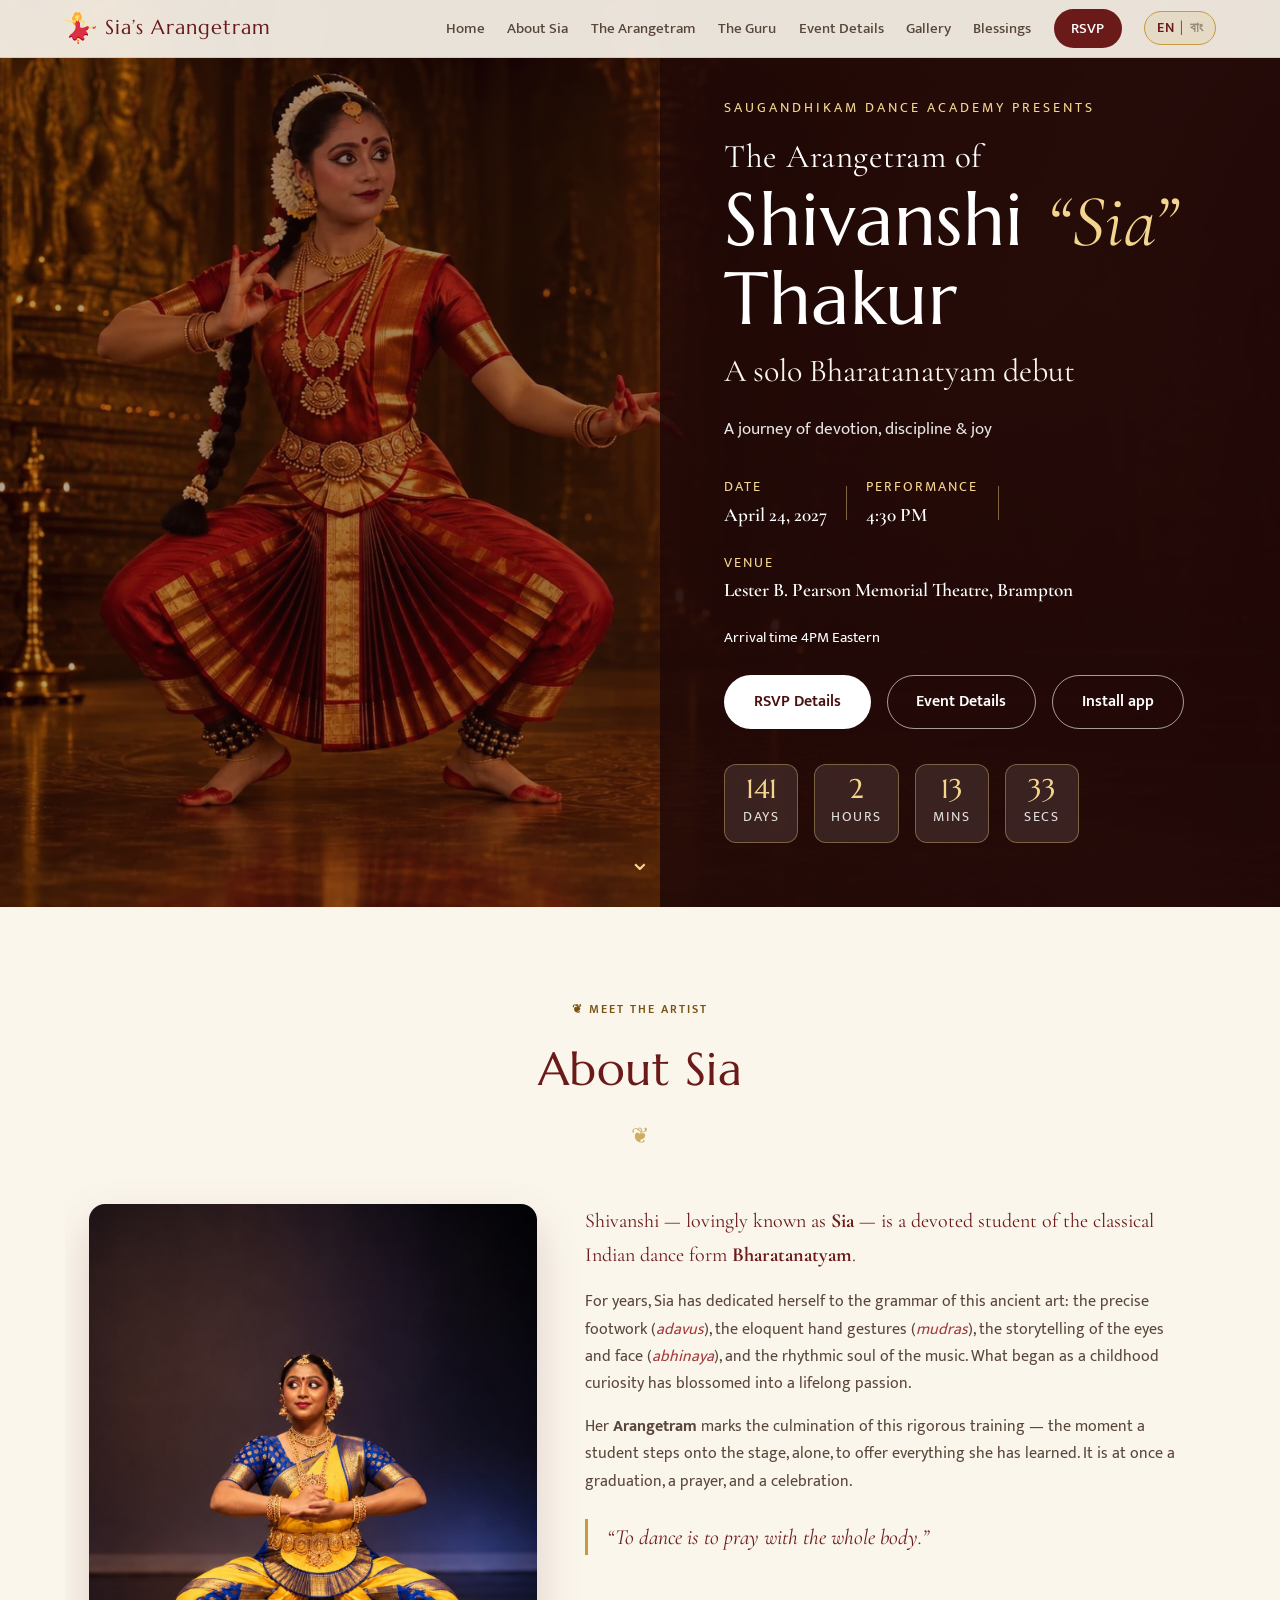
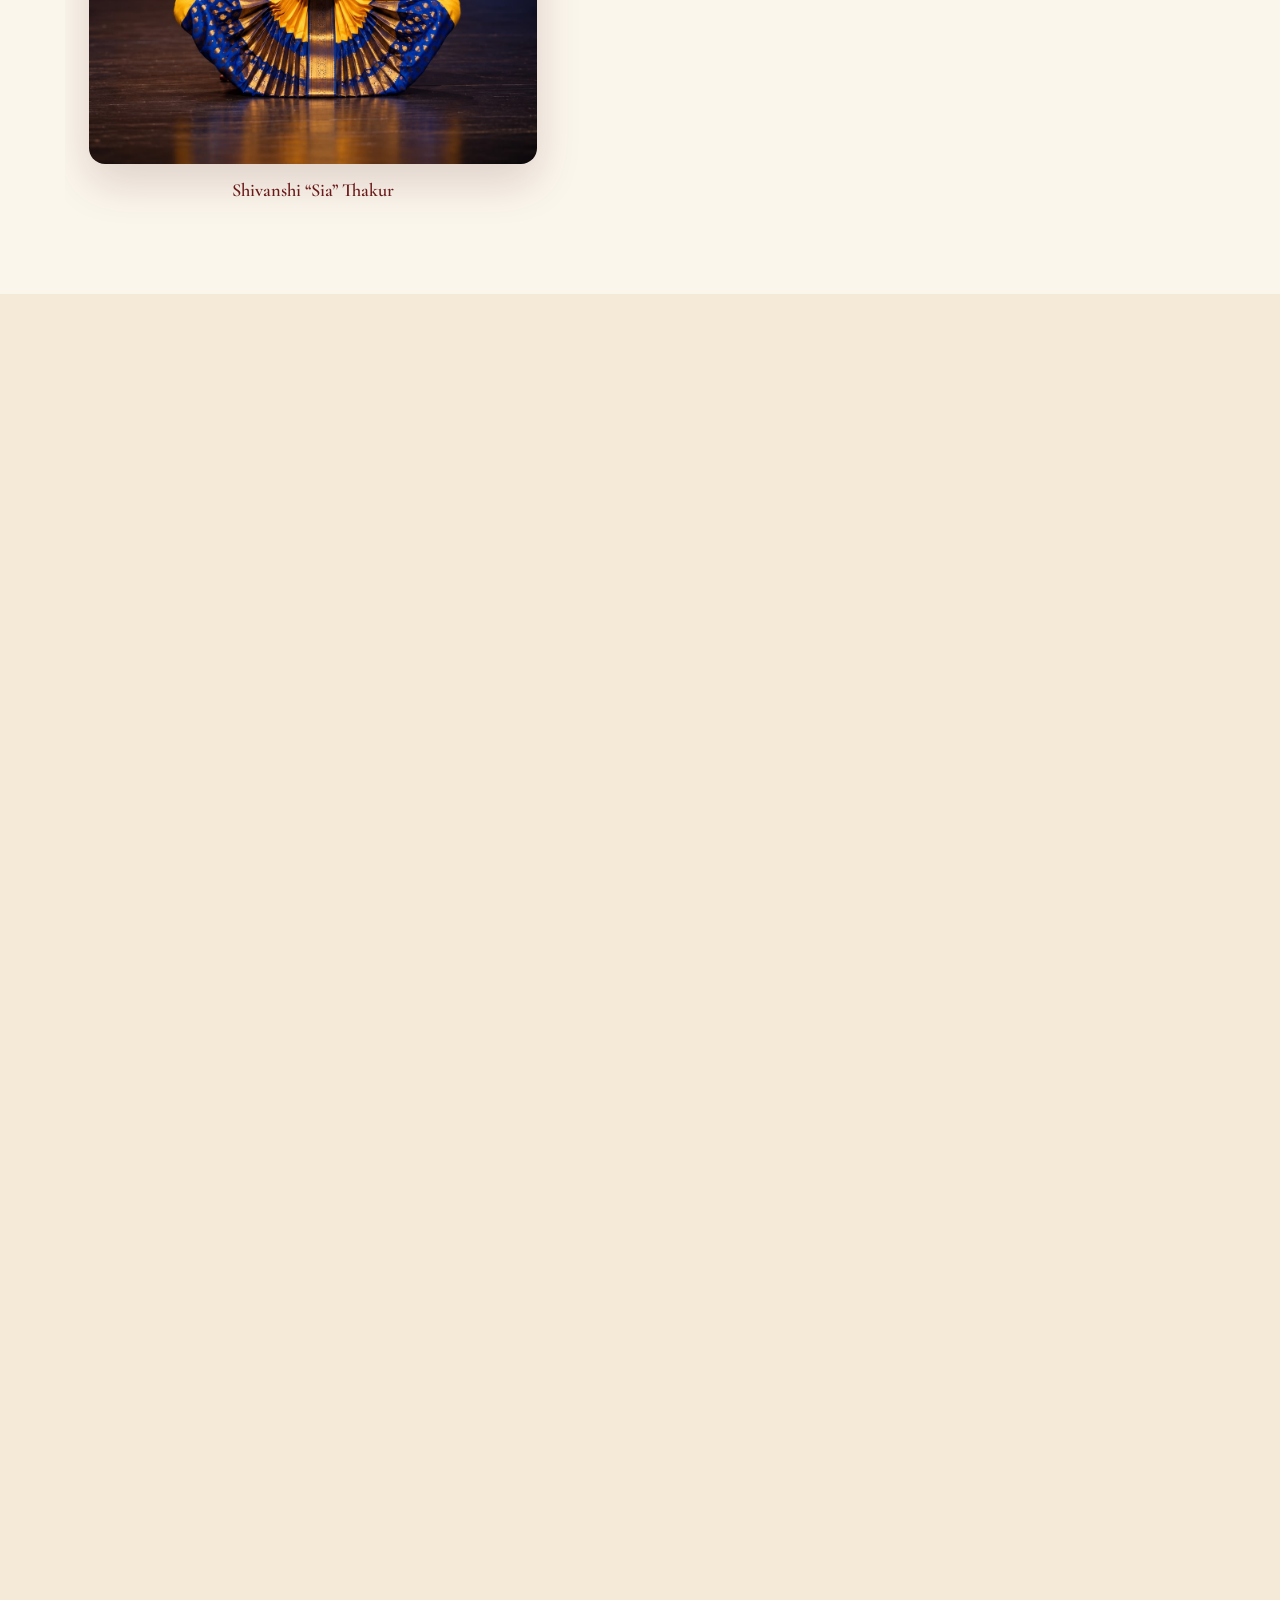
<file: index.html>
<!DOCTYPE html>
<html lang="en">
<head>
<meta charset="UTF-8" />
<meta name="viewport" content="width=device-width, initial-scale=1.0" />
<title>Sia's Arangetram · Shivanshi Thakur · Bharatanatyam</title>
<link rel="canonical" href="https://shivanshi.ca/" />
<meta name="description" content="Celebrate Shivanshi Sia Thakur’s Arangetram on Saturday, April 24, 2027 at Lester B. Pearson Memorial Theatre, Brampton. Welcome at 4:00 PM; performance at 4:30 PM." />

<link rel="preconnect" href="https://fonts.googleapis.com" />
<link rel="preconnect" href="https://fonts.gstatic.com" crossorigin />
<link href="https://fonts.googleapis.com/css2?family=Cormorant+Garamond:ital,wght@0,400;0,500;0,600;0,700;1,400;1,500&family=Marcellus&family=Mukta:wght@300;400;500;600&display=swap" rel="stylesheet" />
<link rel="stylesheet" href="styles.css?v=blessings-20261111b" />
<link rel="manifest" href="manifest.webmanifest" />
<meta name="theme-color" content="#6b1a1a" />
<meta name="apple-mobile-web-app-capable" content="yes" />
<meta name="apple-mobile-web-app-title" content="Sia" />
<link rel="apple-touch-icon" href="icons/apple-touch-icon.png" />
<script src="pwa.js?v=pwa-20260908" defer></script>
<link rel="icon" href="icons/dance.svg?v=20260908" type="image/svg+xml" />
<link rel="icon" href="icons/favicon-32.png?v=20260908" type="image/png" sizes="32x32" />
<link rel="shortcut icon" href="favicon.ico?v=20260908" />
<meta property="og:type" content="website" />
<meta property="og:url" content="https://shivanshi.ca/" />
<meta property="og:site_name" content="Sia’s Arangetram" />
<meta property="og:title" content="Sia’s Arangetram · April 24, 2027" />
<meta property="og:description" content="Celebrate Shivanshi Thakur’s Bharatanatyam debut at Lester B. Pearson Memorial Theatre, Brampton. Arrival 4PM Eastern." />
<meta property="og:image" content="https://shivanshi.ca/images/hero-sia.png" />
<meta property="og:image:type" content="image/png" />
<meta property="og:image:width" content="1536" />
<meta property="og:image:height" content="1024" />
<meta property="og:image:alt" content="Shivanshi Sia Thakur in Bharatanatyam costume" />
<meta property="og:locale" content="en_CA" />
<meta property="og:locale:alternate" content="bn_BD" />
<meta name="twitter:card" content="summary_large_image" />
<meta name="twitter:title" content="Sia’s Arangetram · April 24, 2027" />
<meta name="twitter:description" content="Lester B. Pearson Memorial Theatre, Brampton · Arrival 4PM Eastern." />
<meta name="twitter:image" content="https://shivanshi.ca/images/hero-sia.png" />
<meta name="twitter:image:alt" content="Shivanshi Sia Thakur in Bharatanatyam costume" />
<script type="application/ld+json">
{
  "@context": "https://schema.org",
  "@type": "Event",
  "@id": "https://shivanshi.ca/#arangetram-event",
  "name": "Shivanshi Sia Thakur’s Arangetram",
  "description": "Bharatanatyam debut recital. Arrival at 4PM Eastern; performance 4:30–7:30 PM, including an intermission. Meet and greet 7:30–8PM. Dinner from 8PM.",
  "url": "https://shivanshi.ca/",
  "image": [
    "https://shivanshi.ca/images/hero-sia.png"
  ],
  "startDate": "2027-04-24T16:30:00-04:00",
  "endDate": "2027-04-24T19:30:00-04:00",
  "doorTime": "2027-04-24T16:00:00-04:00",
  "eventStatus": "https://schema.org/EventScheduled",
  "eventAttendanceMode": "https://schema.org/OfflineEventAttendanceMode",
  "performer": {
    "@type": "Person",
    "name": "Shivanshi Thakur",
    "alternateName": "Sia"
  },
  "location": {
    "@type": "Place",
    "name": "Lester B. Pearson Memorial Theatre",
    "address": {
      "@type": "PostalAddress",
      "streetAddress": "150 Central Park Drive",
      "addressLocality": "Brampton",
      "addressRegion": "ON",
      "postalCode": "L6T 1B4",
      "addressCountry": "CA"
    }
  }
}
</script>
</head>
<body>
<a class="skip-link" href="#mainContent" data-i18n="skip_content">Skip to content</a>

<!-- ================= NAVBAR ================= -->
<header id="navbar">
  <div class="nav-inner">
    <a href="#home" class="brand">
      <img class="brand-dance-icon" src="icons/dance.svg" alt="" width="32" height="32" />
      <span class="brand-text" data-i18n="brand">Sia&rsquo;s Arangetram</span>
    </a>
    <nav>
      <button class="nav-toggle" aria-controls="mobileNavigation" aria-label="Toggle menu" aria-expanded="false">&#9776;</button>
      <ul class="nav-links" id="mobileNavigation">
        <li><a href="#home" data-i18n="nav_home">Home</a></li>
        <li><a href="#about" data-i18n="nav_about">About Sia</a></li>
        <li><a href="#arangetram" data-i18n="nav_arangetram">The Arangetram</a></li>
        <li><a href="#guru" data-i18n="nav_guru">The Guru</a></li>
        <li><a href="#event" data-i18n="nav_event">Event Details</a></li>
        <li><a href="#gallery" data-i18n="nav_gallery">Gallery</a></li>
        <li><a href="#blessings" data-i18n="nav_blessings">Blessings</a></li>
        <li><a href="#rsvp" class="nav-cta" data-i18n="nav_rsvp">RSVP</a></li>
        <li>
          <button id="langToggle" class="lang-toggle" aria-label="Switch language">
            <span class="lang-opt" data-lang="en">EN</span>
            <span class="lang-sep">|</span>
            <span class="lang-opt" data-lang="bn">&#2476;&#2494;&#2434;</span>
          </button>
        </li>
      </ul>
    </nav>
  </div>
<p id="languageStatus" class="sr-only" role="status"></p>
</header>

<main id="mainContent" tabindex="-1">
<!-- ================= HERO ================= -->
<section id="home" class="hero">
  <div class="hero-bg" style="background-image:url('images/hero-sia.webp')"></div>
  <div class="hero-overlay"></div>
  <div class="hero-content">
    <p class="hero-kicker" data-i18n="hero_kicker">Saugandhikam Dance Academy presents</p>
    <h1 class="hero-title" data-i18n="hero_title"><span class="hero-intro">The Arangetram of</span>Shivanshi <span>&ldquo;Sia&rdquo;</span> Thakur</h1>
    <p class="hero-sub" data-i18n="hero_sub">A solo Bharatanatyam debut</p>
    <p class="hero-tag" data-i18n="hero_tag">A journey of devotion, discipline &amp; joy</p>
    <div class="hero-meta">
      <div class="hero-meta-item">
        <span class="hm-label" data-i18n="label_date">Date</span>
        <span class="hm-value" data-i18n="val_date">April 24, 2027</span>
      </div>
      <div class="hero-divider"></div>
      <div class="hero-meta-item">
        <span class="hm-label" data-i18n="label_time">Performance</span>
        <span class="hm-value" data-i18n="val_time">4:30 PM</span>
      </div>
      <div class="hero-divider"></div>
      <div class="hero-meta-item">
        <span class="hm-label" data-i18n="label_venue">Venue</span>
        <span class="hm-value" data-i18n="val_venue">Lester B. Pearson Memorial Theatre, Brampton</span>
      </div>
    </div>
    <p class="hero-arrival" data-i18n="hero_arrival">Arrival time 4PM Eastern</p>
    <div class="hero-actions">
      <a href="#rsvp" class="btn btn-primary" data-i18n="btn_rsvp_now">RSVP Details</a>
      <a href="#event" class="btn btn-ghost" data-i18n="btn_event_details">Event Details</a>
      <a href="#install" class="btn btn-ghost" data-i18n="install_link">Install app</a>
    </div>
    <div id="countdown" class="countdown" aria-label="Countdown to the event"></div>
  </div>
  <a href="#about" class="scroll-cue" aria-label="Scroll down">&#8964;</a>
</section>

<!-- ================= ABOUT SIA ================= -->
<section id="about" class="section">
  <div class="section-head">
    <span class="eyebrow" data-i18n="about_eyebrow">&#10086; Meet the Artist</span>
    <h2 data-i18n="about_h2">About Sia</h2>
    <div class="ornament">&#10086;</div>
  </div>
  <div class="about-grid">
    <div class="about-photo">
      <img class="sia-portrait" src="images/sia-portrait.jpeg" alt="Shivanshi Sia Thakur in a blue and yellow Bharatanatyam costume" width="1122" height="1402" loading="lazy" decoding="async" />
      <div class="photo-caption" data-i18n="about_caption">Shivanshi &ldquo;Sia&rdquo; Thakur</div>
    </div>
    <div class="about-text">
      <p class="lead" data-i18n="about_p1">Shivanshi &mdash; lovingly known as <strong>Sia</strong> &mdash; is a devoted student of the classical Indian dance form <strong>Bharatanatyam</strong>.</p>
      <p data-i18n="about_p2">For years, Sia has dedicated herself to the grammar of this ancient art: the precise footwork (<em>adavus</em>), the eloquent hand gestures (<em>mudras</em>), the storytelling of the eyes and face (<em>abhinaya</em>), and the rhythmic soul of the music. What began as a childhood curiosity has blossomed into a lifelong passion.</p>
      <p data-i18n="about_p3">Her <strong>Arangetram</strong> marks the culmination of this rigorous training &mdash; the moment a student steps onto the stage, alone, to offer everything she has learned. It is at once a graduation, a prayer, and a celebration.</p>
      <blockquote data-i18n="about_quote">&ldquo;To dance is to pray with the whole body.&rdquo;</blockquote>
    </div>
  </div>
</section>

<!-- ================= THE ARANGETRAM ================= -->
<section id="arangetram" class="section section-alt">
  <div class="section-head">
    <span class="eyebrow" data-i18n="ar_eyebrow">&#10022; The Meaning</span>
    <h2 data-i18n="ar_h2">What is an Arangetram?</h2>
    <div class="ornament">&#10086;</div>
  </div>
  <div class="info-cards">
    <div class="info-card">
      <div class="info-icon"><svg class="line-icon" viewBox="0 0 24 24" fill="none" stroke="currentColor" stroke-width="1.5" stroke-linecap="round" stroke-linejoin="round" aria-hidden="true" focusable="false"><path d="M3 4h18v16H3zM8 4v9l-5 3m13-12v9l5 3M3 17h18M9 20v-3m6 3v-3"/></svg></div>
      <h3 data-i18n="ar_c1_h">Ascending the Stage</h3>
      <p data-i18n="ar_c1_p">The word <em>Arangetram</em> comes from Tamil &mdash; <em>arangu</em> (stage) and <em>etram</em> (ascending). It is a dancer&rsquo;s first full solo performance before an audience.</p>
    </div>
    <div class="info-card">
      <div class="info-icon"><svg class="line-icon" viewBox="0 0 24 24" fill="none" stroke="currentColor" stroke-width="1.5" stroke-linecap="round" stroke-linejoin="round" aria-hidden="true" focusable="false"><path d="M12 5v15M3 4c4-1 6 0 9 2 3-2 5-3 9-2v14c-4-1-6 0-9 2-3-2-5-3-9-2z"/></svg></div>
      <h3 data-i18n="ar_c2_h">Years of Devotion</h3>
      <p data-i18n="ar_c2_p">It represents many years of disciplined training under a Guru &mdash; a rite of passage where the student demonstrates mastery of technique, rhythm and expression.</p>
    </div>
    <div class="info-card">
      <div class="info-icon"><svg class="line-icon" viewBox="0 0 24 24" fill="none" stroke="currentColor" stroke-width="1.5" stroke-linecap="round" stroke-linejoin="round" aria-hidden="true" focusable="false"><circle cx="12" cy="4" r="2"/><path d="m4 8 5 2 3-3 3 3 5-4M12 7v8m0 0-5 5m5-5 6 5"/></svg></div>
      <h3 data-i18n="ar_c3_h">A Solo Journey</h3>
      <p data-i18n="ar_c3_p">Across a full-length recital, the dancer performs alone, moving through a traditional repertoire that builds from pure rhythm to deep emotional storytelling.</p>
    </div>
  </div>
  <div class="margam">
    <h3 class="margam-title" data-i18n="margam_title">Programme &amp; Repertoire</h3>
    <p class="margam-intro" data-i18n="margam_intro">Sia’s Arangetram unfolds through the following pieces, from the opening offering to the rhythmic finale.</p>
    <ol class="margam-list">
      <li data-i18n="margam_1"><strong>Natyamanjari (Pushpanjali)</strong> — An opening flower offering of reverence, invoking blessings and setting the stage for the recital.</li>
      <li data-i18n="margam_2"><strong>Jatiswaram</strong> — Pure dance set to musical notes, weaving precise footwork and graceful movement into intricate rhythmic patterns.</li>
      <li data-i18n="margam_3"><strong>Shabdam</strong> — A lyrical piece that introduces storytelling through expressive gestures, facial expression and movement.</li>
      <li data-i18n="margam_4"><strong>Varnam</strong> — The centrepiece of the recital, combining demanding rhythmic sequences with expressive storytelling and emotion.</li>
      <li data-i18n="margam_nagendra"><strong>Nagendra Haraya</strong> — A devotional offering to Lord Shiva, inspired by the Shiva Panchakshara Stotram and its praise of his divine form.</li>
      <li data-i18n="margam_5"><strong>Mahishasura Mardini</strong> — A tribute to Goddess Durga and her triumph over Mahishasura, celebrating courage, divine strength and the victory of good over evil.</li>
      <li data-i18n="margam_6"><strong>Kurathi</strong> — A lively folk dance bringing playful storytelling, spirited gestures and rhythmic movement to the stage.</li>
      <li data-i18n="margam_7"><strong>Own composition: surprise</strong> — An original creation by Sia, kept as a surprise to be revealed on stage.</li>
      <li data-i18n="margam_8"><strong>Thillana</strong> — A vibrant finale of brisk footwork, sculptural poses and joyful rhythm.</li>
    </ol>
  </div>
</section>

<!-- ================= THE GURU ================= -->
<section id="guru" class="section">
  <div class="section-head">
    <span class="eyebrow" data-i18n="guru_eyebrow">&#10086; Guru Vandana</span>
    <h2 data-i18n="guru_h2">The Guru</h2>
    <div class="ornament">&#10086;</div>
  </div>
  <div class="guru-grid">
    <div class="guru-text">
      <h3 data-i18n="guru_name">Dr. Sanjukta Banerjee</h3>
      <p class="guru-role" data-i18n="guru_role">Guru · Founder &amp; Artistic Director, Saugandhikam Dance Academy</p>
      <p data-i18n="guru_p1"><strong>Dr. Sanjukta Banerjee</strong> is an Indo-Canadian classical dancer, choreographer and educator whose practice spans <strong>Bharatanatyam, Mohiniyattam and Kathakali</strong>. She holds a PhD in Dance from York University and trained at Kolkata Kalamandalam under Kalamandalam P. Govindan Kutty and Dr. Thankamani Kutty.</p>
      <p data-i18n="guru_p2">Many know her as <strong>Goddess Durga in Doordarshan&rsquo;s Mahalaya presentation of Mahishasura Mardini</strong>. Alongside her television work, she has brought Indian classical dance to international audiences through performances, workshops and lecture-demonstrations.</p>
      <p data-i18n="guru_p3">As founder and artistic director of <strong>Saugandhikam Dance Academy</strong>, she nurtures dancers across the Greater Toronto Area. Sia&rsquo;s Arangetram is a celebration of this guru–shishya bond, with heartfelt gratitude for her Guru&rsquo;s guidance, care and dedication.</p>
      <p class="guru-sources" data-i18n="guru_sources"><a href="https://www.sanjuktabanerjee.org/" target="_blank" rel="noopener noreferrer">Official artist profile</a></p>
    </div>
    <div class="guru-photo">
      <img class="guru-portrait" src="images/guru-sanjukta-20260908.webp" alt="Dr. Sanjukta Banerjee in a classical dance pose" width="1024" height="1536" loading="lazy" decoding="async" />
      <div class="photo-caption" data-i18n="guru_caption">Dr. Sanjukta Banerjee</div>
    </div>
  </div>
</section>


<!-- ================= EVENT DETAILS ================= -->
<section id="event" class="section section-alt">
  <div class="section-head">
    <span class="eyebrow" data-i18n="event_eyebrow">&#10022; You&rsquo;re Invited</span>
    <h2 data-i18n="event_h2">Event Details</h2>
    <div class="ornament">&#10086;</div>
  </div>
  <div class="event-grid">
    <div class="event-card">
      <div class="event-icon"><svg class="line-icon" viewBox="0 0 24 24" fill="none" stroke="currentColor" stroke-width="1.5" stroke-linecap="round" stroke-linejoin="round" aria-hidden="true" focusable="false"><rect x="3" y="5" width="18" height="16" rx="2"/><path d="M7 3v4m10-4v4M3 11h18m-13 4h2m4 0h2"/></svg></div>
      <h3 data-i18n="event_date_h">Date</h3>
      <p data-i18n="event_date_p">Saturday<br /><strong>April 24, 2027</strong></p>
    </div>
    <div class="event-card">
      <div class="event-icon"><svg class="line-icon" viewBox="0 0 24 24" fill="none" stroke="currentColor" stroke-width="1.5" stroke-linecap="round" stroke-linejoin="round" aria-hidden="true" focusable="false"><circle cx="12" cy="12" r="9"/><path d="M12 7v5l4 2"/></svg></div>
      <h3 data-i18n="event_time_h">Performance</h3>
      <p data-i18n="event_time_p"><strong>4:30–7:30 PM</strong><br />Includes a 30-minute intermission</p>
    </div>
    <div class="event-card">
      <div class="event-icon"><svg class="line-icon" viewBox="0 0 24 24" fill="none" stroke="currentColor" stroke-width="1.5" stroke-linecap="round" stroke-linejoin="round" aria-hidden="true" focusable="false"><path d="M19 10c0 5-7 11-7 11S5 15 5 10a7 7 0 0 1 14 0Z"/><circle cx="12" cy="10" r="2"/></svg></div>
      <h3 data-i18n="event_venue_h">Venue</h3>
      <p data-i18n="event_venue_p"><strong>Lester B. Pearson Memorial Theatre</strong><br />150 Central Park Drive<br />Brampton, ON L6T 1B4</p>
    </div>
    <div class="event-card" id="musicians">
      <div class="event-icon"><svg class="line-icon" viewBox="0 0 24 24" fill="none" stroke="currentColor" stroke-width="1.5" stroke-linecap="round" stroke-linejoin="round" aria-hidden="true" focusable="false"><path d="M9 18V5l11-2v13M9 9l11-2"/><ellipse cx="6" cy="18" rx="3" ry="2"/><ellipse cx="17" cy="16" rx="3" ry="2"/></svg></div>
      <h3 data-i18n="event_music_h">Musicians</h3>
      <p data-i18n="event_music_p"><a href="musicians.html">Meet the musicians</a><br />Vocal · Mridangam · Flute</p>
    </div>
    <div class="event-card" id="emcee">
      <div class="event-icon"><svg class="line-icon" viewBox="0 0 24 24" fill="none" stroke="currentColor" stroke-width="1.5" stroke-linecap="round" stroke-linejoin="round" aria-hidden="true" focusable="false"><rect x="9" y="2" width="6" height="12" rx="3"/><path d="M5 10v2a7 7 0 0 0 14 0v-2M12 19v3M8 22h8"/></svg></div>
      <h3 data-i18n="event_emcee_h">Emcee</h3>
      <p data-i18n="event_emcee_p"><a href="emcee.html">Meet the emcee</a><br />Indrani Ghosh</p>
    </div>
    <div class="event-card">
      <div class="event-icon"><svg class="line-icon" viewBox="0 0 24 24" fill="none" stroke="currentColor" stroke-width="1.5" stroke-linecap="round" stroke-linejoin="round" aria-hidden="true" focusable="false"><path d="M4 3v7m4-7v7M4 7h4m-2 3v11M19 3c-5 4-5 9 0 9V3Zm0 9v9"/><circle cx="12" cy="13" r="3"/></svg></div>
      <h3 data-i18n="event_food_h">Dinner</h3>
      <p data-i18n="event_food_p"><strong>8:00 PM onwards</strong><br />Please join us after the recital<br /><small>Vegetarian</small></p>
    </div>
    <div class="event-card">
      <div class="event-icon"><svg class="line-icon" viewBox="0 0 24 24" fill="none" stroke="currentColor" stroke-width="1.5" stroke-linecap="round" stroke-linejoin="round" aria-hidden="true" focusable="false"><circle cx="12" cy="7" r="4"/><path d="M4 21v-2a8 8 0 0 1 16 0v2"/></svg></div>
      <h3 data-i18n="event_guest_h">Special Guest</h3>
      <p data-i18n="event_guest_p"><strong>To Be Announced</strong></p>
    </div>
  </div>

  <div class="calendar-links">
    <h3 data-i18n="calendar_title">Add to your calendar</h3>
    <p data-i18n="calendar_note">Saves arrival at 4PM through the recital’s end at 7:30PM Eastern. Meet &amp; greet 7:30–8PM; dinner from 8PM.</p>
    <a class="btn btn-primary" href="https://calendar.google.com/calendar/render?action=TEMPLATE&amp;text=Sia%E2%80%99s%20Arangetram%20%E2%80%94%20arrival%20%26%20recital&amp;dates=20270424T200000Z%2F20270424T233000Z&amp;ctz=America%2FToronto&amp;details=Arrival%204PM%20Eastern.%20Performance%204%3A30%E2%80%937%3A30%20PM%2C%20including%20intermission.%20Meet%20%26%20greet%207%3A30%E2%80%938PM.%20Dinner%20from%208PM%20(outside%20this%20calendar%20block).%20https%3A%2F%2Fshivanshi.ca%2F&amp;location=Lester%20B.%20Pearson%20Memorial%20Theatre%2C%20150%20Central%20Park%20Drive%2C%20Brampton%2C%20ON%20L6T%201B4" target="_blank" rel="noopener noreferrer" data-i18n="calendar_google">Google Calendar</a>
    <a class="btn calendar-download" href="sia-arangetram.ics" download="sia-arangetram.ics" data-i18n="calendar_download">Apple / Outlook / Download .ics</a>
  </div>
  <div class="event-extra">
    <div class="map-wrap">
      <h3 data-i18n="map_h">Getting There</h3>
      <p data-i18n="val_venue">Lester B. Pearson Memorial Theatre, Brampton</p>
      <p class="map-note" data-i18n="map_note">Located in the Brampton Civic Centre. Please arrive at 4:00 PM Eastern; the performance begins at 4:30 PM.</p>
      <p class="venue-link"><a href="https://www.google.com/maps/dir/?api=1&amp;destination=Lester%20B.%20Pearson%20Memorial%20Theatre%2C%20150%20Central%20Park%20Drive%2C%20Brampton%2C%20ON%20L6T%201B4" target="_blank" rel="noopener noreferrer" data-i18n="venue_directions">Get directions</a> · <a href="https://experiencebrampton.com/venue/lbp-theatre/" target="_blank" rel="noopener noreferrer" data-i18n="venue_link">Venue information</a></p>
    </div>
    <div class="schedule-wrap">
      <h3 data-i18n="sched_h">The Evening</h3>
      <ul class="timeline">
<li><span class="t-time" data-i18n="sched_time_1">4:00–4:30 PM</span><span class="t-desc" data-i18n="sched_1">Guest arrival, welcome &amp; refreshments</span></li>
<li><span class="t-time" data-i18n="sched_time_2">4:30–7:30 PM</span><span class="t-desc" data-i18n="sched_2">Arangetram performance, including the intermission</span></li>
<li><span class="t-time" data-i18n="sched_time_3">During the recital</span><span class="t-desc" data-i18n="sched_3">30-minute intermission · Exact time to be announced</span></li>
<li><span class="t-time" data-i18n="sched_meet_time">7:30–8:00 PM</span><span class="t-desc" data-i18n="sched_meet">Meet &amp; greet</span></li>
<li><span class="t-time" data-i18n="sched_time_4">8:00 PM onwards</span><span class="t-desc" data-i18n="sched_4">Dinner</span></li>
</ul>
<p class="schedule-note" data-i18n="schedule_timezone">All times are local to Toronto.</p>
    </div>
  </div>
</section>

<!-- ================= GALLERY / RECORDINGS ================= -->
<section id="gallery" class="section">
  <div class="section-head"><span class="eyebrow" data-i18n="gallery_eyebrow">A Journey in Dance</span><h2 data-i18n="gallery_h2">Gallery &amp; Recordings</h2><div class="ornament" aria-hidden="true">&#10086;</div></div>
  <div class="gallery-tabs" role="tablist" aria-label="Gallery period" hidden>
    <button type="button" id="tabBefore" role="tab" aria-controls="galleryBefore" aria-selected="true" tabindex="0" data-i18n="gallery_before">Before the event</button>
    <button type="button" id="tabAfter" role="tab" aria-controls="galleryAfter" aria-selected="false" tabindex="-1" data-i18n="gallery_after">After the event</button>
  </div>
  <div id="galleryBefore" role="tabpanel" aria-labelledby="tabBefore" tabindex="0">
  <h3 class="sub-head" data-i18n="gallery_photo_h">Sia in Dance</h3>
  <p class="gallery-sub-note" data-i18n="gallery_portrait_note">A few moments from Sia&rsquo;s dance journey.</p>
  <div class="dance-portraits">
<a class="gallery-photo" id="siaCulturalPortrait" href="images/sia-cultural-portrait.webp" aria-haspopup="dialog"><img src="images/sia-cultural-portrait.webp" alt="Sia in a traditional yellow sari holding a decorated ceremonial pot" width="650" height="1084" loading="lazy" decoding="async" /></a>
<a class="gallery-photo" href="images/sia-dance-3.jpeg" aria-haspopup="dialog"><img src="images/sia-dance-3.jpeg" alt="Sia standing in a blue and yellow Bharatanatyam costume" width="1015" height="1550" loading="lazy" decoding="async" /></a>
<a class="gallery-photo" href="images/sia-dance-2.jpeg" aria-haspopup="dialog"><img src="images/sia-dance-2.jpeg" alt="Sia in a white and gold dance costume" width="1024" height="1536" loading="lazy" decoding="async" /></a>
<a class="gallery-photo" href="images/sia-dance-pose-1.webp" aria-haspopup="dialog"><img src="images/sia-dance-pose-1.webp" alt="Sia in blue and yellow, holding a Bharatanatyam pose" width="1024" height="1536" loading="lazy" decoding="async" /></a>
<a class="gallery-photo" href="images/sia-dance-pose-2.webp" aria-haspopup="dialog"><img src="images/sia-dance-pose-2.webp" alt="Sia in blue and yellow with an outstretched arm" width="1086" height="1448" loading="lazy" decoding="async" /></a>
<a class="gallery-photo" href="images/sia-dance-autumn-20260921.jpeg" aria-haspopup="dialog"><img src="images/sia-dance-autumn-20260921.jpeg" alt="Sia in a yellow and blue Bharatanatyam costume, balancing in a dance pose in an autumn garden" width="1122" height="1402" loading="lazy" decoding="async" /></a>
<a class="gallery-photo" href="images/sia-pujo-1-20261027.jpeg" aria-haspopup="dialog"><img src="images/sia-pujo-1-20261027.jpeg" alt="Sia performing an expressive Bharatanatyam pose at Durga Puja" width="1086" height="1448" loading="lazy" decoding="async" /></a>
<a class="gallery-photo" href="images/sia-pujo-2-20261027.jpeg" aria-haspopup="dialog"><img src="images/sia-pujo-2-20261027.jpeg" alt="Sia greeting with joined palms in Bharatanatyam costume at Durga Puja" width="1086" height="1448" loading="lazy" decoding="async" /></a>
<a class="gallery-photo gallery-photo--full" href="images/sia-courtyard-restored-20261028.jpeg" aria-haspopup="dialog"><img src="images/sia-courtyard-restored-20261028.jpeg" alt="Sia in a blue and orange Bharatanatyam costume, holding an aramandi pose" width="991" height="1356" loading="lazy" decoding="async" /></a>
<a class="gallery-photo gallery-photo--full" href="images/sia-mudras-restored-20261028.jpeg" aria-haspopup="dialog"><img src="images/sia-mudras-restored-20261028.jpeg" alt="Sia in a blue and orange Bharatanatyam costume, showing expressive hand gestures" width="1064" height="1578" loading="lazy" decoding="async" /></a>
</div>
<h3 class="sub-head" data-i18n="gallery_guru_h">With her Guru</h3>
<p class="gallery-sub-note" data-i18n="gallery_guru_note">Moments of recognition with Dr. Sanjukta Banerjee.</p>
<div class="dance-portraits guru-gallery">
<a class="gallery-photo" href="images/sia-guru-award-stage.webp" aria-haspopup="dialog"><img src="images/sia-guru-award-stage.webp" alt="Sia with Dr. Sanjukta Banerjee, holding an award in dance costume" width="1268" height="1240" loading="lazy" decoding="async" /></a>
<a class="gallery-photo" href="images/sia-guru-award-certificate.webp" aria-haspopup="dialog"><img src="images/sia-guru-award-certificate.webp" alt="Sia with her Guru, Dr. Sanjukta Banerjee, holding a trophy and certificate" width="1086" height="1448" loading="lazy" decoding="async" /></a>
<a class="gallery-photo" href="images/sia-guru-achievement.webp" aria-haspopup="dialog"><img src="images/sia-guru-achievement.webp" alt="Sia in yellow with Dr. Sanjukta Banerjee, holding an achievement certificate and trophy" width="1087" height="1447" loading="lazy" decoding="async" /></a>
<a class="gallery-photo" href="images/sia-with-guru.webp" aria-haspopup="dialog"><img src="images/sia-with-guru.webp" alt="Sia standing beside her Guru, Dr. Sanjukta Banerjee, in a green and gold sari" width="864" height="1536" loading="lazy" decoding="async" /></a>
</div>
<div class="media-updates"><div class="media-card"><svg class="line-icon" viewBox="0 0 24 24" fill="none" stroke="currentColor" stroke-width="1.5" stroke-linecap="round" stroke-linejoin="round" aria-hidden="true" focusable="false"><path d="M3 7h4l2-3h6l2 3h4v14H3z"/><circle cx="12" cy="14" r="4"/></svg><h3 data-i18n="gallery_rehearsal_h">Rehearsal Moments</h3><p data-i18n="gallery_rehearsal_p">Coming soon · Glimpses of the preparations will be shared here.</p></div></div>
  </div>
  <div id="galleryAfter" role="tabpanel" aria-labelledby="tabAfter" tabindex="0">
    <h3 class="sub-head" data-i18n="gallery_after">After the event</h3>
    <p class="gallery-sub-note" data-i18n="gallery_after_note">Event photos and recordings will be shared here after April 24, 2027.</p>
    <div class="media-updates"><div class="media-card"><svg class="line-icon" viewBox="0 0 24 24" fill="none" stroke="currentColor" stroke-width="1.5" stroke-linecap="round" stroke-linejoin="round" aria-hidden="true" focusable="false"><path d="M3 7h4l2-3h6l2 3h4v14H3z"/><circle cx="12" cy="14" r="4"/></svg><h3 data-i18n="gallery_event_h">Event Photographs</h3><p data-i18n="gallery_event_p">Coming after April 24, 2027 · Memories from the celebration.</p></div><div class="media-card"><svg class="line-icon" viewBox="0 0 24 24" fill="none" stroke="currentColor" stroke-width="1.5" stroke-linecap="round" stroke-linejoin="round" aria-hidden="true" focusable="false"><rect x="3" y="3" width="18" height="18" rx="2"/><path d="M7 3v18m10-18v18M3 8h4m-4 8h4m10-8h4m-4 8h4m-11-7 5 3-5 3z"/></svg><h3 data-i18n="gallery_video_h">Performance Recording</h3><p data-i18n="gallery_video_p">Coming after the event · Recording details will be announced here.</p></div></div>
  </div>
</section>


<!-- ================= RSVP ================= -->
<section id="rsvp" class="section section-alt">
  <div class="section-head"><span class="eyebrow" data-i18n="rsvp_eyebrow">Join the Celebration</span><h2 data-i18n="rsvp_h2">RSVP</h2><div class="ornament" aria-hidden="true">&#10086;</div></div>
  <p class="rsvp-intro" data-i18n="rsvp_intro">We look forward to celebrating with you and sharing dinner after the recital.</p>
  <div class="registration-card">
<svg class="line-icon" viewBox="0 0 24 24" fill="none" stroke="currentColor" stroke-width="1.5" stroke-linecap="round" stroke-linejoin="round" aria-hidden="true" focusable="false"><rect x="3" y="5" width="18" height="14" rx="2"/><path d="m3 6 9 7 9-7"/></svg>
    <div id="registrationPending"><h3 data-i18n="rsvp_pending_h">RSVP details coming soon</h3><p data-i18n="rsvp_pending_p">Registration is not open yet. Please check back here for the RSVP link.</p></div>
    <div id="registrationReady" hidden>
      <a id="rsvpLink" class="btn btn-primary" target="_blank" rel="noopener noreferrer" data-i18n="rsvp_evite">RSVP on Evite</a>
      <p data-i18n="rsvp_external_note">Choose Yes or No on Evite. If attending, please check your adult and child counts, including yourself. Your RSVP is saved only when Evite confirms it.</p>
    </div>
  </div>
</section>

<section id="blessings" class="section blessings-section" aria-labelledby="blessingsTitle">
  <div class="section-head"><span class="eyebrow" data-i18n="blessings_eyebrow">With love, from near &amp; far</span><h2 id="blessingsTitle" data-i18n="blessings_title">Blessings for Sia</h2><div class="ornament" aria-hidden="true">❦</div></div>
  <p class="blessings-intro" data-i18n="blessings_intro">A wish, a memory, a few words from the heart. Whether you can join us or are cheering from afar, your blessings are part of Sia’s journey.</p>
  <details id="blessingCompose" class="blessing-compose">
    <summary data-i18n="blessings_compose">I’m here with my blessings</summary>
    <form id="blessingForm">
      <p class="blessing-form-intro" data-i18n="blessings_form_intro">Leave a note of up to 200 characters. You can send a blessing whether your RSVP is Yes or No.</p>
      <fieldset>
        <label for="blessingName" data-i18n="blessings_name">Your first name or family name</label>
        <input id="blessingName" name="name" maxlength="60" autocomplete="given-name" required />
        <label for="blessingMessage" data-i18n="blessings_message">Your note or blessing</label>
        <textarea id="blessingMessage" name="message" rows="6" maxlength="400" aria-describedby="blessingWordHelp blessingCount" required></textarea>
        <div class="blessing-count"><span id="blessingWordHelp" data-i18n="blessings_word_help">Maximum 200 characters</span><output id="blessingCount" for="blessingMessage" aria-live="polite">0 / 200</output></div>
        <label class="blessing-consent" for="blessingConsent"><input id="blessingConsent" name="consent" type="checkbox" /><span data-i18n="blessings_consent">You may display my name and blessing on shivanshi.ca after family review. Leave unchecked to send a private note.</span></label>
        <div class="blessing-honeypot" aria-hidden="true"><label for="blessingWebsite">Website</label><input id="blessingWebsite" name="website" tabindex="-1" autocomplete="off" /></div>
        <button id="blessingSend" class="btn btn-primary" type="submit" disabled data-i18n="blessings_send">Send my blessing</button>
        <button id="blessingRetry" class="blessings-text-button" type="button" hidden data-i18n="blessings_retry">Reconnect without losing my note</button>
      </fieldset>
      <p id="blessingFormStatus" role="status" aria-live="polite"></p>
      <p class="blessing-form-note" data-i18n="blessings_form_note">Your note does not change your RSVP. Please confirm attendance and your total party size through <a href="#rsvp">the invitation</a>. Avoid private contact details in public messages.</p>
    </form>
    <noscript><p><a href="https://sia-blessings.nmims-monalisa.chatgpt.site/">Open the blessings form</a></p></noscript>
  </details>
  <div class="blessings-wall-heading"><h3 data-i18n="blessings_wall_title">A circle of love &amp; blessings</h3><p data-i18n="blessings_wall_note">Messages shared with permission and lovingly reviewed by the family.</p></div>
  <p id="blessingsStatus" role="status" data-i18n="blessings_empty">The first blessings will appear here after family review.</p>
  <div id="blessingsWall" class="blessings-wall"></div>
  <button id="blessingsRefresh" class="blessings-text-button" type="button" data-i18n="blessings_refresh">Refresh blessings</button>
</section>
<!-- ================= FOOTER ================= -->
<section id="install" class="install-section" aria-labelledby="installTitle">
  <div class="install-heading">
    <img src="icons/icon-192.png" alt="" width="64" height="64" loading="lazy" />
    <div><h2 id="installTitle" data-i18n="install_title">Keep Sia’s Arangetram on your phone</h2>
    <p data-i18n="install_intro">Add the website to your home screen for quick access to event details and photos.</p></div>
  </div>
  <button type="button" class="btn btn-primary" id="installApp" hidden data-i18n="install_link">Install app</button>
  <p id="installStatus" role="status" hidden></p>
  <div class="install-steps" id="installSteps">
    <details open><summary data-i18n="install_android">Android</summary><p data-i18n="install_android_steps">Open this website in Chrome. Tap the three-dot menu, then <strong>Add to Home screen</strong> or <strong>Install app</strong>, and confirm.</p></details>
    <details open><summary data-i18n="install_iphone">iPhone / iPad</summary><p data-i18n="install_iphone_steps">Open this website in Safari. Tap <strong>Share</strong> (or <strong>More → Share</strong>), then <strong>Add to Home Screen</strong>. Turn on <strong>Open as Web App</strong> if shown, then tap <strong>Add</strong>.</p></details>
  </div>
  <p class="install-note" id="installNote" data-i18n="install_note">Opened from Instagram, Facebook or another app? Open this link in Safari or Chrome first. On a computer, use your browser’s install option if available.</p>
</section>

<section id="social" class="section social-section" aria-labelledby="socialTitle">
  <h2 id="socialTitle" data-i18n="social_title">Follow Sia’s journey</h2>
  <p data-i18n="social_pending">Our social links will be shared here soon.</p>
  <div class="social-links">
    <a data-social="youtube" aria-disabled="true">YouTube <span data-i18n="social_soon">— Coming soon</span></a>
    <a data-social="facebook" aria-disabled="true">Facebook <span data-i18n="social_soon">— Coming soon</span></a>
    <a data-social="instagram" aria-disabled="true">Instagram <span data-i18n="social_soon">— Coming soon</span></a>
  </div>
</section>
</main>
<footer class="footer">
  <div class="footer-ornament">&#10086;</div>
  <p class="footer-title" data-i18n="footer_title">Shivanshi &ldquo;Sia&rdquo; Thakur &mdash; Arangetram</p>
  <p class="footer-sub" data-i18n="footer_sub">April 24, 2027 · Lester B. Pearson Memorial Theatre, Brampton<br />Arrival 4:00 PM · Performance 4:30 PM</p>
  <p class="footer-thanks" data-i18n="footer_thanks">With heartfelt gratitude to Guru Dr. Sanjukta Banerjee, our family &amp; friends.</p>
  <div class="footer-links">
    <a href="#home" data-i18n="nav_home">Home</a><a href="#event" data-i18n="nav_event">Event Details</a><a href="#rsvp" data-i18n="nav_rsvp">RSVP</a><a href="#gallery" data-i18n="nav_gallery">Gallery</a><a href="#blessings" data-i18n="nav_blessings">Blessings</a>
  </div>
  <p class="footer-fine" data-i18n="footer_fine">&#169; 2027 Sia&rsquo;s Arangetram · With love &amp; devotion to dance</p>
<details id="privacy" class="privacy-note">
    <summary data-i18n="privacy_title">Privacy &amp; analytics</summary>
    <p id="analyticsNotice" data-i18n="analytics_off">Optional visitor analytics are not enabled.</p>
    <p data-i18n="privacy_external">External links use their providers’ privacy policies. Language preference is saved only on your device.</p>
    <a href="https://www.cloudflare.com/web-analytics/" target="_blank" rel="noopener noreferrer" data-i18n="analytics_provider">About Cloudflare Web Analytics</a>
  </details>
</footer>

<dialog id="photoLightbox" class="photo-lightbox" aria-label="Expanded photograph">
  <button type="button" class="lightbox-close" aria-label="Close photograph">&times;</button>
  <img id="lightboxImage" alt="" />
  <div class="lightbox-controls">
    <button type="button" id="photoPrev" aria-label="Previous photograph">←</button>
    <p id="photoCount" aria-live="polite" aria-atomic="true"></p>
    <button type="button" id="photoNext" aria-label="Next photograph">→</button>
  </div>
</dialog>

<script src="i18n.js?v=blessings-20261111b"></script>
<script src="site-config.js?v=blessings-20261111b"></script>
<script src="script.js?v=blessings-20261111b"></script>
<script src="blessings.js?v=blessings-20261111b" defer></script>
<script src="analytics.js?v=site-refresh-20260908" defer></script>
</body>
</html>
</file>
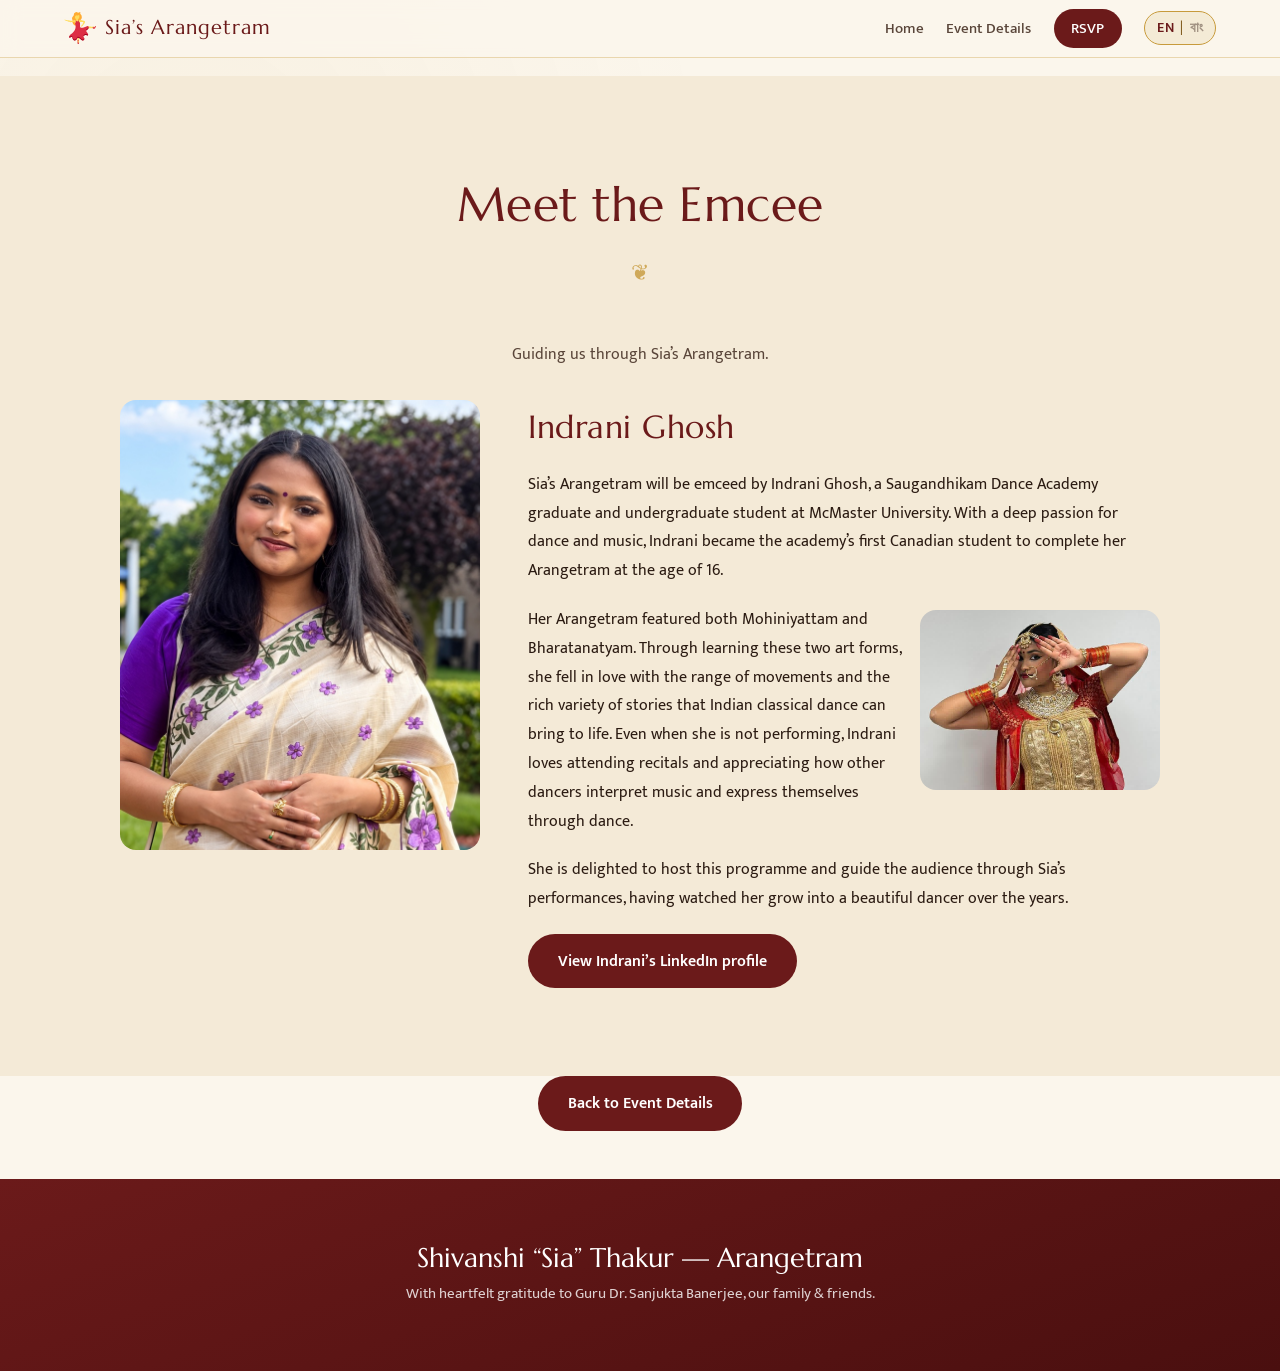
<file: emcee.html>
<!DOCTYPE html>
<html lang="en">
<head>
<meta charset="UTF-8" />
<meta name="viewport" content="width=device-width, initial-scale=1.0" />
<title>The Emcee · Sia’s Arangetram</title>
<link rel="canonical" href="https://shivanshi.ca/emcee.html" />
<meta name="description" content="Meet Indrani Ghosh, the emcee for Sia’s Arangetram." />

<link rel="preconnect" href="https://fonts.googleapis.com" />
<link rel="preconnect" href="https://fonts.gstatic.com" crossorigin />
<link href="https://fonts.googleapis.com/css2?family=Cormorant+Garamond:ital,wght@0,400;0,500;0,600;0,700;1,400;1,500&family=Marcellus&family=Mukta:wght@300;400;500;600&display=swap" rel="stylesheet" />
<link rel="stylesheet" href="styles.css?v=emcee-inset-20261029" />
<link rel="manifest" href="manifest.webmanifest" />
<meta name="theme-color" content="#6b1a1a" />
<meta name="apple-mobile-web-app-capable" content="yes" />
<meta name="apple-mobile-web-app-title" content="Sia" />
<link rel="apple-touch-icon" href="icons/apple-touch-icon.png" />
<link rel="icon" href="icons/dance.svg?v=20260908" type="image/svg+xml" />
<link rel="icon" href="icons/favicon-32.png?v=20260908" type="image/png" sizes="32x32" />
<link rel="shortcut icon" href="favicon.ico?v=20260908" />
<meta property="og:type" content="website" />
<meta property="og:url" content="https://shivanshi.ca/emcee.html" />
<meta property="og:site_name" content="Sia’s Arangetram" />
<meta property="og:title" content="The Emcee · Sia’s Arangetram" />
<meta property="og:description" content="Meet Indrani Ghosh, the emcee for Sia’s Arangetram." />
<meta property="og:image" content="https://shivanshi.ca/images/hero-sia.png" />
<meta property="og:image:type" content="image/png" />
<meta property="og:image:width" content="1536" />
<meta property="og:image:height" content="1024" />
<meta property="og:image:alt" content="Shivanshi Sia Thakur in Bharatanatyam costume" />
<meta property="og:locale" content="en_CA" />
<meta property="og:locale:alternate" content="bn_BD" />
<meta name="twitter:card" content="summary_large_image" />
<meta name="twitter:title" content="The Emcee · Sia’s Arangetram" />
<meta name="twitter:description" content="Meet Indrani Ghosh, the emcee for Sia’s Arangetram." />
<meta name="twitter:image" content="https://shivanshi.ca/images/hero-sia.png" />
<meta name="twitter:image:alt" content="Shivanshi Sia Thakur in Bharatanatyam costume" />
</head>
<body class="musicians-page">
<a class="skip-link" href="#mainContent" data-i18n="skip_content">Skip to content</a>
<header id="navbar">
  <div class="nav-inner">
    <a href="index.html#home" class="brand">
      <img class="brand-dance-icon" src="icons/dance.svg" alt="" width="32" height="32" />
      <span class="brand-text" data-i18n="brand">Sia&rsquo;s Arangetram</span>
    </a>
    <nav>
      <button class="nav-toggle" aria-controls="mobileNavigation" aria-label="Toggle menu" aria-expanded="false">&#9776;</button>
      <ul class="nav-links" id="mobileNavigation">
        <li><a href="index.html#home" data-i18n="nav_home">Home</a></li>
        <li><a href="index.html#event" data-i18n="nav_event">Event Details</a></li>
        <li><a href="index.html#rsvp" class="nav-cta" data-i18n="nav_rsvp">RSVP</a></li>
        <li>
          <button id="langToggle" class="lang-toggle" aria-label="Switch language">
            <span class="lang-opt" data-lang="en">EN</span>
            <span class="lang-sep">|</span>
            <span class="lang-opt" data-lang="bn">&#2476;&#2494;&#2434;</span>
          </button>
        </li>
      </ul>
    </nav>
  </div>
<p id="languageStatus" class="sr-only" role="status"></p>
</header>
<main id="mainContent" tabindex="-1">
<section id="emcee" class="section section-alt" aria-labelledby="emceeTitle">
  <div class="section-head">
    <h1 id="emceeTitle" data-i18n="emcee_title">Meet the Emcee</h1>
    <div class="ornament" aria-hidden="true">&#10086;</div>
  </div>
  <p class="musicians-intro" data-i18n="emcee_intro">Guiding us through Sia’s Arangetram.</p>
  <article class="emcee-profile">
    <div class="emcee-photos">
      <div class="emcee-photo"><img class="emcee-portrait" src="images/indrani-ghosh.jpeg" alt="Indrani Ghosh in a cream sari with purple flowers" width="1086" height="1448" decoding="async" /></div>
    </div>
    <div class="emcee-copy">
      <h2 data-i18n="emcee_name">Indrani Ghosh</h2>
      <p data-i18n="emcee_bio1">Sia’s Arangetram will be emceed by Indrani Ghosh, a Saugandhikam Dance Academy graduate and undergraduate student at McMaster University. With a deep passion for dance and music, Indrani became the academy’s first Canadian student to complete her Arangetram at the age of 16.</p>
      <div class="emcee-dance-photo"><img src="images/indrani-ghosh-dance.jpeg" alt="Indrani Ghosh in red and gold dance costume, framing her face with her hands" width="960" height="1280" loading="lazy" decoding="async" /></div>
      <p data-i18n="emcee_bio2">Her Arangetram featured both Mohiniyattam and Bharatanatyam. Through learning these two art forms, she fell in love with the range of movements and the rich variety of stories that Indian classical dance can bring to life. Even when she is not performing, Indrani loves attending recitals and appreciating how other dancers interpret music and express themselves through dance.</p>
      <p data-i18n="emcee_bio3">She is delighted to host this programme and guide the audience through Sia’s performances, having watched her grow into a beautiful dancer over the years.</p>
      <a class="btn btn-primary" href="https://www.linkedin.com/in/indrani-ghosh-480a90207/" target="_blank" rel="noopener noreferrer" data-i18n="emcee_linkedin">View Indrani’s LinkedIn profile</a>
    </div>
  </article>
</section>
<p class="musicians-back"><a class="btn btn-primary" href="index.html#event" data-i18n="musicians_back">Back to Event Details</a></p>
</main>
<footer class="footer">
<p class="footer-title" data-i18n="footer_title">Shivanshi &ldquo;Sia&rdquo; Thakur — Arangetram</p>
<p class="footer-thanks" data-i18n="footer_thanks">With heartfelt gratitude to Guru Dr. Sanjukta Banerjee, our family &amp; friends.</p>
</footer>
<script src="i18n.js?v=emcee-headshot-20261028"></script>
<script src="musicians-page.js?v=emcee-headshot-20261028"></script>
</body>
</html>
</file>
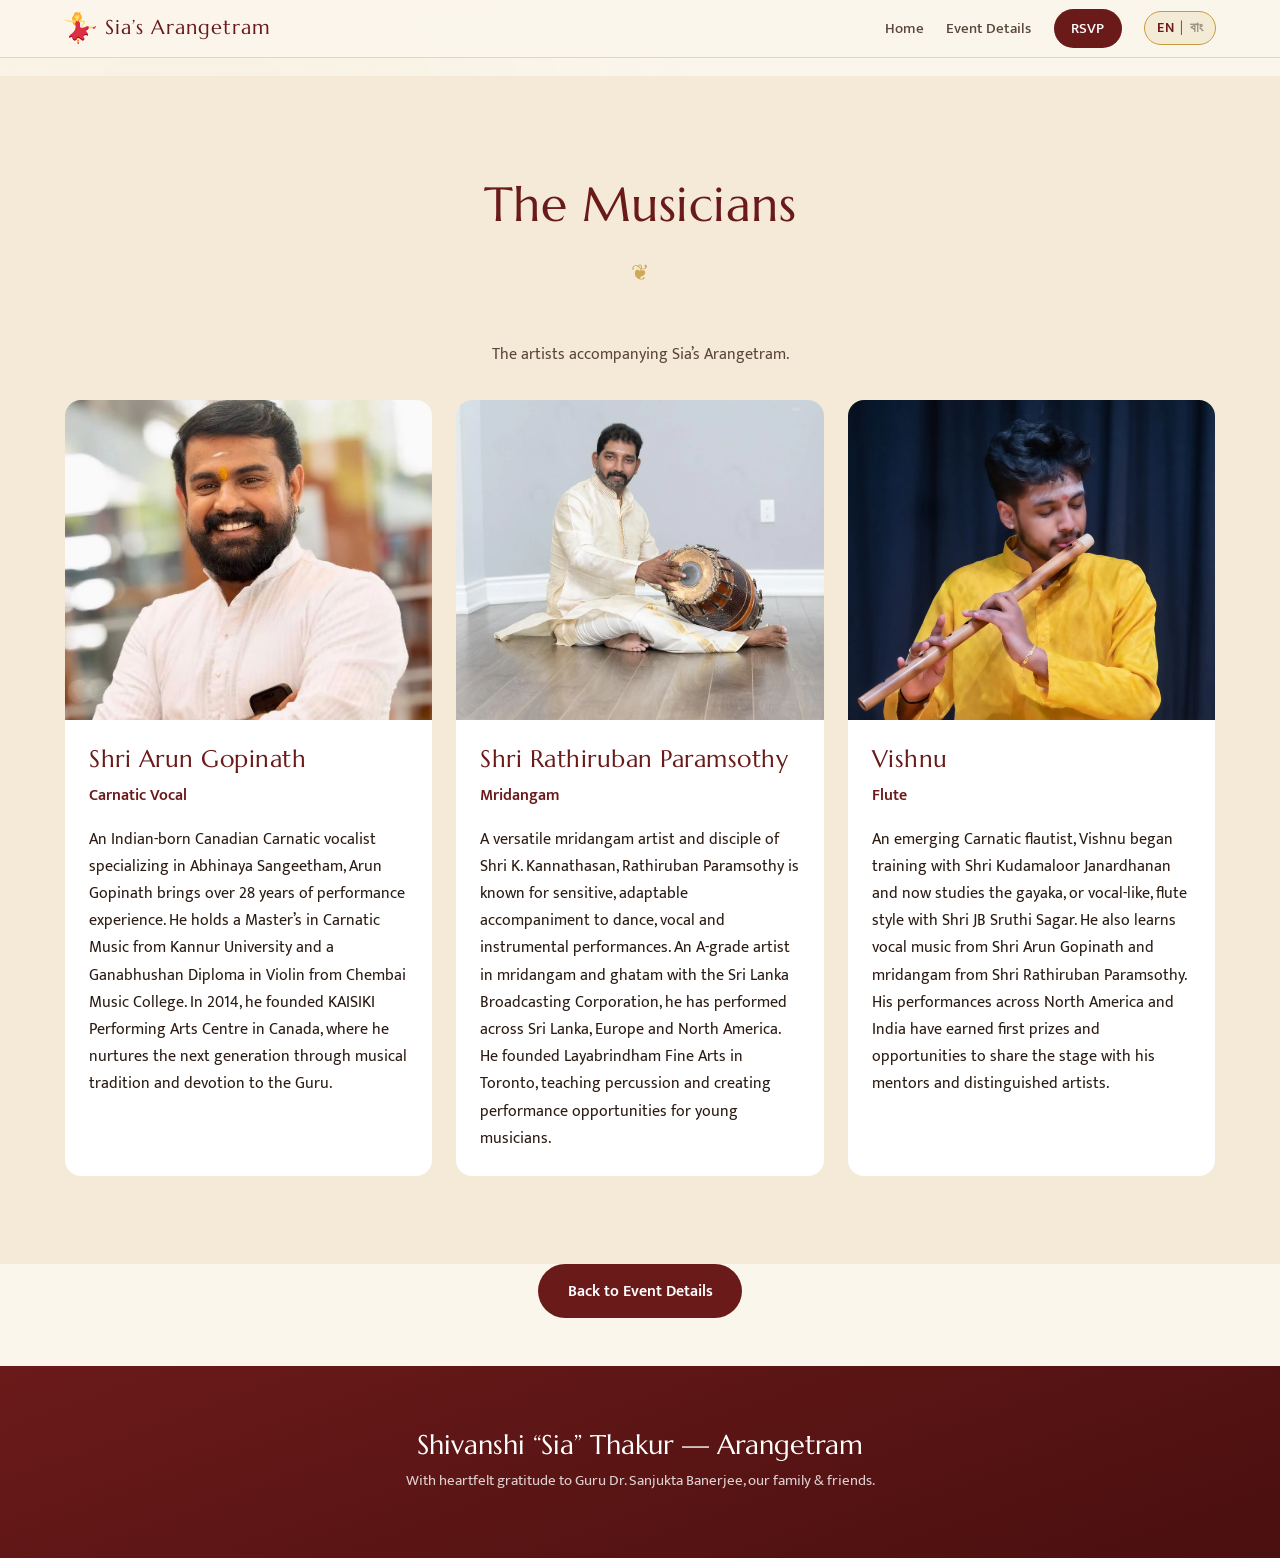
<file: musicians.html>
<!DOCTYPE html>
<html lang="en">
<head>
<meta charset="UTF-8" />
<meta name="viewport" content="width=device-width, initial-scale=1.0" />
<title>The Musicians · Sia’s Arangetram</title>
<link rel="canonical" href="https://shivanshi.ca/musicians.html" />
<meta name="description" content="Meet Arun Gopinath, Rathiruban Paramsothy and Vishnu, the musicians accompanying Sia’s Arangetram." />

<link rel="preconnect" href="https://fonts.googleapis.com" />
<link rel="preconnect" href="https://fonts.gstatic.com" crossorigin />
<link href="https://fonts.googleapis.com/css2?family=Cormorant+Garamond:ital,wght@0,400;0,500;0,600;0,700;1,400;1,500&family=Marcellus&family=Mukta:wght@300;400;500;600&display=swap" rel="stylesheet" />
<link rel="stylesheet" href="styles.css?v=musician-page-20260910" />
<link rel="manifest" href="manifest.webmanifest" />
<meta name="theme-color" content="#6b1a1a" />
<meta name="apple-mobile-web-app-capable" content="yes" />
<meta name="apple-mobile-web-app-title" content="Sia" />
<link rel="apple-touch-icon" href="icons/apple-touch-icon.png" />
<link rel="icon" href="icons/dance.svg?v=20260908" type="image/svg+xml" />
<link rel="icon" href="icons/favicon-32.png?v=20260908" type="image/png" sizes="32x32" />
<link rel="shortcut icon" href="favicon.ico?v=20260908" />
<meta property="og:type" content="website" />
<meta property="og:url" content="https://shivanshi.ca/musicians.html" />
<meta property="og:site_name" content="Sia’s Arangetram" />
<meta property="og:title" content="The Musicians · Sia’s Arangetram" />
<meta property="og:description" content="Meet Arun Gopinath, Rathiruban Paramsothy and Vishnu, the musicians accompanying Sia’s Arangetram." />
<meta property="og:image" content="https://shivanshi.ca/images/hero-sia.png" />
<meta property="og:image:type" content="image/png" />
<meta property="og:image:width" content="1536" />
<meta property="og:image:height" content="1024" />
<meta property="og:image:alt" content="Shivanshi Sia Thakur in Bharatanatyam costume" />
<meta property="og:locale" content="en_CA" />
<meta property="og:locale:alternate" content="bn_BD" />
<meta name="twitter:card" content="summary_large_image" />
<meta name="twitter:title" content="The Musicians · Sia’s Arangetram" />
<meta name="twitter:description" content="Meet Arun Gopinath, Rathiruban Paramsothy and Vishnu, the musicians accompanying Sia’s Arangetram." />
<meta name="twitter:image" content="https://shivanshi.ca/images/hero-sia.png" />
<meta name="twitter:image:alt" content="Shivanshi Sia Thakur in Bharatanatyam costume" />
</head>
<body class="musicians-page">
<a class="skip-link" href="#mainContent" data-i18n="skip_content">Skip to content</a>
<header id="navbar">
  <div class="nav-inner">
    <a href="index.html#home" class="brand">
      <img class="brand-dance-icon" src="icons/dance.svg" alt="" width="32" height="32" />
      <span class="brand-text" data-i18n="brand">Sia&rsquo;s Arangetram</span>
    </a>
    <nav>
      <button class="nav-toggle" aria-controls="mobileNavigation" aria-label="Toggle menu" aria-expanded="false">&#9776;</button>
      <ul class="nav-links" id="mobileNavigation">
        <li><a href="index.html#home" data-i18n="nav_home">Home</a></li>
        <li><a href="index.html#event" data-i18n="nav_event">Event Details</a></li>
        <li><a href="index.html#rsvp" class="nav-cta" data-i18n="nav_rsvp">RSVP</a></li>
        <li>
          <button id="langToggle" class="lang-toggle" aria-label="Switch language">
            <span class="lang-opt" data-lang="en">EN</span>
            <span class="lang-sep">|</span>
            <span class="lang-opt" data-lang="bn">&#2476;&#2494;&#2434;</span>
          </button>
        </li>
      </ul>
    </nav>
  </div>
<p id="languageStatus" class="sr-only" role="status"></p>
</header>
<main id="mainContent" tabindex="-1">
<section id="musicians" class="section section-alt" aria-labelledby="musiciansTitle">
  <div class="section-head">
    <h1 id="musiciansTitle" data-i18n="musicians_title">The Musicians</h1>
    <div class="ornament" aria-hidden="true">&#10086;</div>
  </div>
  <p class="musicians-intro" data-i18n="musicians_intro">The artists accompanying Sia’s Arangetram.</p>
  <div class="musicians-grid">
    <article class="musician-profile">
      <div class="musician-photo"><img src="images/arun-gopinath.webp" alt="Arun Gopinath" width="843" height="1060" loading="lazy" decoding="async" /></div>
      <div class="musician-copy">
        <h3 data-i18n="musician_arun_name">Shri Arun Gopinath</h3>
        <p class="musician-role" data-i18n="musician_arun_role">Carnatic Vocal</p>
        <p data-i18n="musician_arun_bio">An Indian-born Canadian Carnatic vocalist specializing in Abhinaya Sangeetham, Arun Gopinath brings over 28 years of performance experience. He holds a Master’s in Carnatic Music from Kannur University and a Ganabhushan Diploma in Violin from Chembai Music College. In 2014, he founded KAISIKI Performing Arts Centre in Canada, where he nurtures the next generation through musical tradition and devotion to the Guru.</p>
      </div>
    </article>
    <article class="musician-profile">
      <div class="musician-photo"><img src="images/rathiruban-paramsothy.webp" alt="Rathiruban Paramsothy seated with his mridangam" width="1280" height="853" loading="lazy" decoding="async" /></div>
      <div class="musician-copy">
        <h3 data-i18n="musician_rathiruban_name">Shri Rathiruban Paramsothy</h3>
        <p class="musician-role" data-i18n="musician_rathiruban_role">Mridangam</p>
        <p data-i18n="musician_rathiruban_bio">A versatile mridangam artist and disciple of Shri K. Kannathasan, Rathiruban Paramsothy is known for sensitive, adaptable accompaniment to dance, vocal and instrumental performances. An A-grade artist in mridangam and ghatam with the Sri Lanka Broadcasting Corporation, he has performed across Sri Lanka, Europe and North America. He founded Layabrindham Fine Arts in Toronto, teaching percussion and creating performance opportunities for young musicians.</p>
      </div>
    </article>
    <article class="musician-profile">
      <div class="musician-photo"><img src="images/vishnu-flute.webp" alt="Vishnu playing the flute" width="1366" height="2048" loading="lazy" decoding="async" /></div>
      <div class="musician-copy">
        <h3 data-i18n="musician_vishnu_name">Vishnu</h3>
        <p class="musician-role" data-i18n="musician_vishnu_role">Flute</p>
        <p data-i18n="musician_vishnu_bio">An emerging Carnatic flautist, Vishnu began training with Shri Kudamaloor Janardhanan and now studies the gayaka, or vocal-like, flute style with Shri JB Sruthi Sagar. He also learns vocal music from Shri Arun Gopinath and mridangam from Shri Rathiruban Paramsothy. His performances across North America and India have earned first prizes and opportunities to share the stage with his mentors and distinguished artists.</p>
      </div>
    </article>
  </div>
</section>
<p class="musicians-back"><a class="btn btn-primary" href="index.html#event" data-i18n="musicians_back">Back to Event Details</a></p>
</main>
<footer class="footer">
<p class="footer-title" data-i18n="footer_title">Shivanshi &ldquo;Sia&rdquo; Thakur — Arangetram</p>
<p class="footer-thanks" data-i18n="footer_thanks">With heartfelt gratitude to Guru Dr. Sanjukta Banerjee, our family &amp; friends.</p>
</footer>
<script src="i18n.js?v=musician-page-20260910"></script>
<script src="musicians-page.js?v=musician-page-20260910"></script>
</body>
</html>
</file>
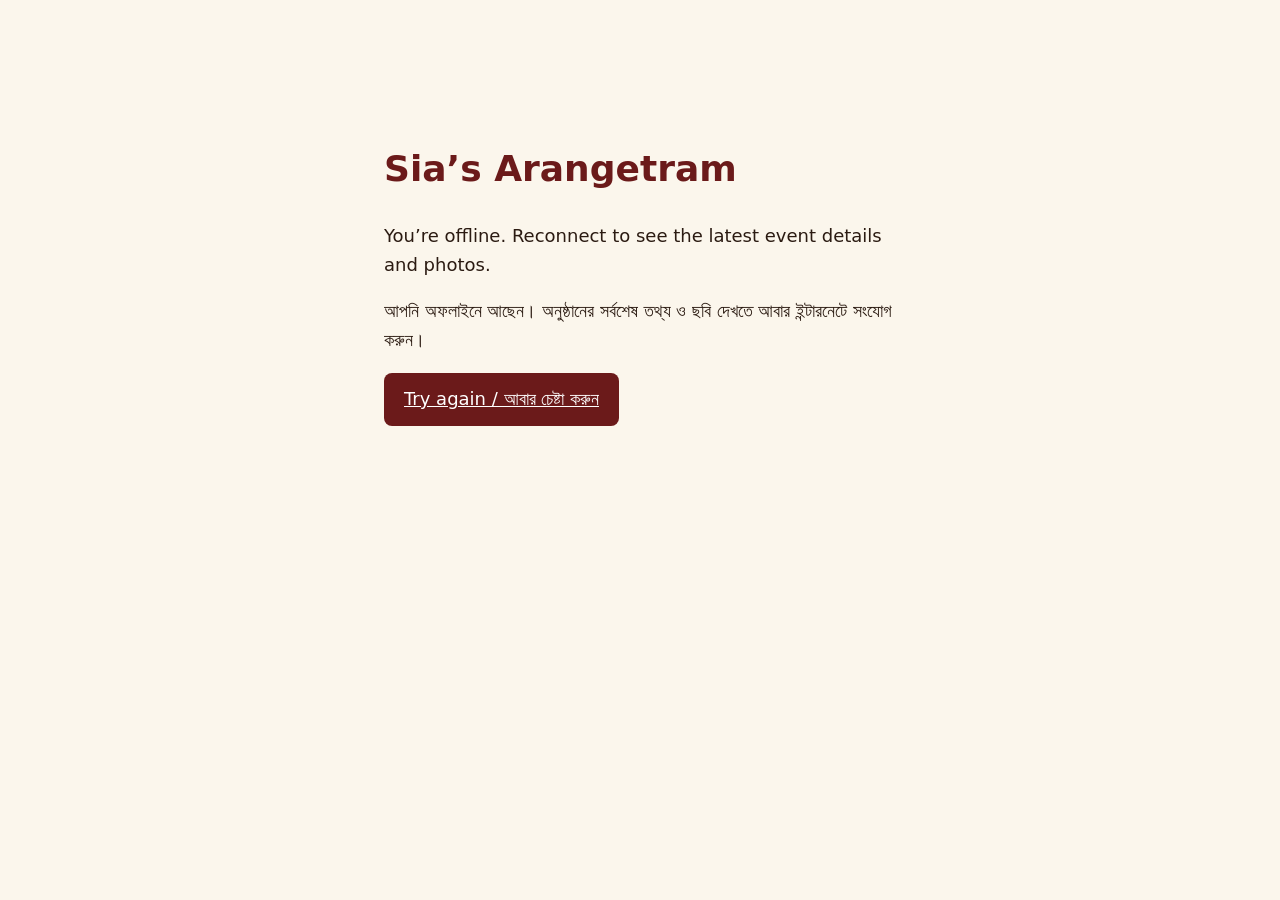
<file: offline.html>
<!doctype html>
<html lang="en"><head><meta charset="utf-8"><meta name="viewport" content="width=device-width,initial-scale=1"><meta name="theme-color" content="#6b1a1a"><title>Sia’s Arangetram · Offline</title><style>body{margin:0;padding:2rem;background:#fbf6ec;color:#2b1b12;font:18px/1.6 system-ui,sans-serif}main{max-width:32rem;margin:12vh auto}h1{color:#6b1a1a}a{display:inline-block;padding:.75rem 1.25rem;background:#6b1a1a;color:white;border-radius:8px}a:focus-visible{outline:3px solid #c79a3b;outline-offset:4px}</style></head><body><main><h1>Sia’s Arangetram</h1><p>You’re offline. Reconnect to see the latest event details and photos.</p><p lang="bn">আপনি অফলাইনে আছেন। অনুষ্ঠানের সর্বশেষ তথ্য ও ছবি দেখতে আবার ইন্টারনেটে সংযোগ করুন।</p><a href="./">Try again / আবার চেষ্টা করুন</a></main></body></html>
</file>
<file: styles.css>
/* =========================================================
   Sia's Arangetram — Stylesheet
   Palette: deep maroon, temple gold, ivory, warm accents
   ========================================================= */

:root {
  --maroon: #6b1a1a;
  --maroon-deep: #4a0f0f;
  --gold: #c79a3b;
  --gold-light: #e6c98a;
  --gold-soft: #dfc07a;
  --ivory: #fbf6ec;
  --ivory-2: #f4ead7;
  --ink: #2b1b12;
  --ink-soft: #5a463a;
  --rose: #a13b3b;
  --shadow: 0 18px 45px rgba(74, 15, 15, 0.16);
  --radius: 16px;
  --serif: "Cormorant Garamond", Georgia, serif;
  --display: "Marcellus", Georgia, serif;
  --body: "Mukta", "Segoe UI", sans-serif;
}

* { margin: 0; padding: 0; box-sizing: border-box; }

html { scroll-behavior: smooth; scroll-padding-top: 76px; }

body {
  font-family: var(--body);
  color: var(--ink);
  background: var(--ivory);
  line-height: 1.7;
  overflow-x: hidden;
}

h1, h2, h3 { font-family: var(--display); font-weight: 400; letter-spacing: 0.5px; }
em { color: var(--rose); font-style: italic; }

/* ---- decorative repeating background pattern ---- */
body::before {
  content: "";
  position: fixed;
  inset: 0;
  z-index: -1;
  background-image: radial-gradient(circle at 15% 20%, rgba(199,154,59,0.05) 0, transparent 40%),
                    radial-gradient(circle at 85% 80%, rgba(107,26,26,0.05) 0, transparent 40%);
}

/* ================= NAVBAR ================= */
#navbar {
  position: fixed; top: 0; left: 0; right: 0; z-index: 1000;
  background: rgba(251, 246, 236, 0.92);
  backdrop-filter: blur(10px);
  border-bottom: 1px solid rgba(199, 154, 59, 0.35);
  transition: box-shadow 0.3s;
}
#navbar.scrolled { box-shadow: 0 6px 24px rgba(74,15,15,0.10); }
.nav-inner {
  max-width: 1200px; margin: 0 auto; padding: 0.7rem 1.5rem;
  display: flex; align-items: center; justify-content: space-between;
}
.brand { display: flex; align-items: center; gap: 0.55rem; text-decoration: none; color: var(--maroon); }
.brand-mark { color: var(--gold); font-size: 1.4rem; }
.brand-text { font-family: var(--display); font-size: 1.25rem; letter-spacing: 1px; }
.nav-links { list-style: none; display: flex; align-items: center; gap: 1.4rem; }
.nav-links a {
  text-decoration: none; color: var(--ink-soft); font-size: 0.95rem;
  font-weight: 500; transition: color 0.2s; position: relative;
}
.nav-links a:hover { color: var(--maroon); }
.nav-links a::after {
  content: ""; position: absolute; left: 0; bottom: -5px; width: 0; height: 2px;
  background: var(--gold); transition: width 0.25s;
}
.nav-links a:hover::after { width: 100%; }
.nav-cta {
  background: var(--maroon); color: #fff !important; padding: 0.45rem 1.1rem;
  border-radius: 999px; font-weight: 600;
}
.nav-cta::after { display: none; }
.nav-cta:hover { background: var(--maroon-deep); }
.nav-toggle { display: none; background: none; border: none; font-size: 1.6rem; color: var(--maroon); cursor: pointer; }

/* ---- language toggle ---- */
.lang-toggle {
  display: inline-flex; align-items: center; gap: 0.4rem;
  background: rgba(199,154,59,0.12); border: 1.5px solid var(--gold);
  border-radius: 999px; padding: 0.32rem 0.75rem; cursor: pointer;
  font-family: var(--body); color: var(--ink-soft); transition: all 0.2s;
}
.lang-toggle:hover { background: rgba(199,154,59,0.22); }
.lang-opt { font-size: 0.85rem; font-weight: 600; opacity: 0.55; transition: all 0.2s; letter-spacing: 0.3px; }
.lang-opt.active { opacity: 1; color: var(--maroon); }
.lang-sep { color: var(--gold); opacity: 0.7; }

/* ================= BENGALI TYPOGRAPHY =================
   When the site is in Bengali, swap to fonts that render
   the Bengali script beautifully. */
body.lang-bn { font-family: "Hind Siliguri", "Mukta", sans-serif; }
body.lang-bn h1,
body.lang-bn h2,
body.lang-bn h3,
body.lang-bn .brand-text,
body.lang-bn .hero-title,
body.lang-bn .hero-sub,
body.lang-bn .margam-title,
body.lang-bn .footer-title,
body.lang-bn .guru-text h3,
body.lang-bn .photo-caption,
body.lang-bn .hm-value,
body.lang-bn .t-time,
body.lang-bn blockquote { font-family: "Baloo Da 2", "Hind Siliguri", cursive; }
body.lang-bn .hero-title span { font-style: normal; }
body.lang-bn .about-text blockquote { font-style: normal; }
body.lang-bn em { font-style: normal; font-weight: 600; }

/* ================= HERO ================= */
.hero {
  position: relative; min-height: 100vh;
  display: flex; align-items: center; justify-content: flex-end;
  overflow: hidden;
}
.hero-bg {
  position: absolute; inset: 0;
  background-size: cover; background-position: left top;
  transform: scale(1.02);
}
.hero-overlay {
  position: absolute; inset: 0;
  background: linear-gradient(90deg, rgba(30,8,8,0.35) 0%, rgba(30,8,8,0.45) 45%, rgba(45,12,12,0.82) 100%);
}
.hero-content {
  position: relative; z-index: 2; color: var(--ivory);
  max-width: 620px; padding: 6rem 5vw 4rem; text-align: left;
}
.hero-kicker { color: var(--gold-soft); letter-spacing: 3px; text-transform: uppercase; font-size: 0.8rem; margin-bottom: 1rem; }
.hero-title { font-size: clamp(2.6rem, 6vw, 4.6rem); line-height: 1.05; color: #fff; }
.hero-title span { color: var(--gold-soft); font-style: italic; font-family: var(--serif); }
.hero-title .hero-intro { display: block; color: #fff; font: normal 0.45em/1.25 var(--serif); margin-bottom: 0.25rem; }
.hero-sub { font-family: var(--serif); font-size: clamp(1.4rem, 3vw, 2rem); margin-top: 0.4rem; }
.hero-sub strong { color: var(--gold-soft); font-weight: 600; letter-spacing: 2px; }
.hero-tag { margin-top: 1rem; font-size: 1.05rem; color: rgba(255,255,255,0.9); max-width: 460px; }

.hero-meta { display: flex; align-items: center; gap: 1.2rem; margin: 2rem 0 1.8rem; flex-wrap: wrap; }
.hero-meta-item { display: flex; flex-direction: column; }
.hm-label { font-size: 0.72rem; letter-spacing: 2px; text-transform: uppercase; color: var(--gold-soft); }
.hm-value { font-family: var(--serif); font-size: 1.2rem; font-weight: 600; color: #fff; }
.hero-divider { width: 1px; height: 34px; background: rgba(223, 192, 122, 0.5); }

.hero-actions { display: flex; gap: 1rem; flex-wrap: wrap; }

/* countdown */
.countdown { display: flex; gap: 1rem; margin-top: 2.2rem; flex-wrap: wrap; }
.cd-box {
  background: rgba(255,255,255,0.10); border: 1px solid rgba(223,192,122,0.4);
  border-radius: 12px; padding: 0.7rem 1rem; text-align: center; min-width: 74px;
  backdrop-filter: blur(4px);
}
.cd-num { font-family: var(--display); font-size: 1.7rem; color: var(--gold-soft); display: block; line-height: 1; }
.cd-label { font-size: 0.68rem; letter-spacing: 1.5px; text-transform: uppercase; color: rgba(255,255,255,0.85); }

.scroll-cue {
  position: absolute; bottom: 22px; left: 50%; transform: translateX(-50%);
  color: var(--gold-soft); font-size: 1.6rem; text-decoration: none; z-index: 3;
  animation: bob 1.8s ease-in-out infinite;
}
@keyframes bob { 0%,100%{ transform: translate(-50%,0);} 50%{ transform: translate(-50%,8px);} }

/* ================= BUTTONS ================= */
.btn {
  display: inline-block; padding: 0.8rem 1.8rem; border-radius: 999px;
  font-weight: 600; font-size: 0.98rem; text-decoration: none; cursor: pointer;
  border: 1.5px solid transparent; transition: all 0.25s; font-family: var(--body);
}
.btn-primary { background: var(--gold); color: var(--maroon-deep); }
.btn-primary:hover { background: #d8ab4b; transform: translateY(-2px); box-shadow: 0 10px 24px rgba(199,154,59,0.4); }
.btn-ghost { background: transparent; color: #fff; border-color: rgba(255,255,255,0.6); }
.btn-ghost:hover { background: rgba(255,255,255,0.14); border-color: #fff; }
.btn-block { width: 100%; text-align: center; border: none; }

/* ================= SECTIONS ================= */
.section { max-width: 1150px; margin: 0 auto; padding: 5.5rem 1.5rem; }
.section-alt { max-width: 100%; background: var(--ivory-2); }
.section-alt > * { max-width: 1150px; margin-left: auto; margin-right: auto; }
.section-head { text-align: center; margin-bottom: 3rem; }
.eyebrow { display: inline-block; color: var(--gold); letter-spacing: 2px; text-transform: uppercase; font-size: 0.78rem; font-weight: 600; margin-bottom: 0.6rem; }
.section-head h2 { font-size: clamp(2rem, 4vw, 2.9rem); color: var(--maroon); }
.ornament { color: var(--gold); font-size: 1.4rem; margin-top: 0.6rem; opacity: 0.8; }
.sub-head { font-size: 1.5rem; color: var(--maroon); margin: 2.5rem 0 1.2rem; text-align: center; }

.photo-caption { text-align: center; font-family: var(--serif); font-size: 1.15rem; color: var(--maroon); margin-top: 0.7rem; font-weight: 600; }
code { background: rgba(107,26,26,0.08); padding: 1px 6px; border-radius: 4px; font-size: 0.85em; }

/* ================= ABOUT ================= */
.about-grid, .guru-grid { display: grid; grid-template-columns: 0.85fr 1.15fr; gap: 3rem; align-items: start; }
.guru-grid { grid-template-columns: 1.15fr 0.85fr; }
.about-text .lead, .guru-text p:first-of-type { font-size: 1.25rem; font-family: var(--serif); color: var(--maroon); }
.about-text p, .guru-text p { margin-bottom: 1rem; color: var(--ink-soft); }
.about-text blockquote {
  font-family: var(--serif); font-style: italic; font-size: 1.35rem; color: var(--maroon);
  border-left: 3px solid var(--gold); padding-left: 1.2rem; margin: 1.5rem 0;
}
.guru-text h3 { font-size: 1.9rem; color: var(--maroon); }
.guru-role { color: var(--gold); font-weight: 600; letter-spacing: 1px; margin-bottom: 1rem !important; }

/* ================= INFO CARDS ================= */
.info-cards { display: grid; grid-template-columns: repeat(3, 1fr); gap: 1.5rem; margin-bottom: 3.5rem; }
.info-card {
  background: #fff; border-radius: var(--radius); padding: 2rem 1.6rem; text-align: center;
  box-shadow: var(--shadow); border-top: 3px solid var(--gold); transition: transform 0.25s;
}
.info-card:hover { transform: translateY(-6px); }
.info-icon { font-size: 2.4rem; margin-bottom: 0.8rem; }
.info-card h3 { color: var(--maroon); font-size: 1.35rem; margin-bottom: 0.5rem; }
.info-card p { color: var(--ink-soft); font-size: 0.98rem; }

/* ================= MARGAM ================= */
.margam { background: #fff; border-radius: var(--radius); padding: 2.5rem; box-shadow: var(--shadow); }
.margam-title { color: var(--maroon); font-size: 1.7rem; text-align: center; margin-bottom: 0.6rem; }
.margam-intro { text-align: center; color: var(--ink-soft); max-width: 700px; margin: 0 auto 1.8rem; }
.margam-list { list-style: none; counter-reset: item; max-width: 760px; margin: 0 auto; }
.margam-list li {
  counter-increment: item; position: relative; padding: 0.9rem 0 0.9rem 3.2rem;
  border-bottom: 1px dashed rgba(199,154,59,0.4); color: var(--ink-soft);
}
.margam-list li:last-child { border-bottom: none; }
.margam-list li::before {
  content: counter(item); position: absolute; left: 0; top: 0.75rem;
  width: 2.1rem; height: 2.1rem; background: var(--maroon); color: var(--gold-soft);
  border-radius: 50%; display: flex; align-items: center; justify-content: center;
  font-family: var(--display); font-size: 0.95rem;
}
.margam-list strong { color: var(--maroon); }

/* ================= EVENT ================= */
.event-grid { display: grid; grid-template-columns: repeat(3, 1fr); gap: 1.4rem; margin-bottom: 3rem; }
.event-card {
  background: #fff; border-radius: var(--radius); padding: 1.8rem 1.4rem; text-align: center;
  box-shadow: var(--shadow); transition: transform 0.25s; border: 1px solid rgba(199,154,59,0.25);
}
.event-card:hover { transform: translateY(-5px); border-color: var(--gold); }
.event-icon { font-size: 2rem; margin-bottom: 0.6rem; }
.event-card h3 { color: var(--gold); font-size: 1rem; letter-spacing: 2px; text-transform: uppercase; margin-bottom: 0.5rem; }
.event-card p { color: var(--ink); }
.event-card strong { color: var(--maroon); font-size: 1.1rem; }
.event-card small { color: var(--ink-soft); }

.event-extra { display: grid; grid-template-columns: 1.2fr 0.8fr; gap: 2.5rem; align-items: start; }
.map-wrap h3, .schedule-wrap h3 { color: var(--maroon); margin-bottom: 1rem; font-size: 1.5rem; }
.map-note { font-size: 0.82rem; color: var(--ink-soft); margin-top: 0.6rem; }

.timeline { list-style: none; }
.timeline li { display: flex; gap: 1rem; padding: 0.8rem 0; border-left: 2px solid var(--gold); padding-left: 1.2rem; position: relative; }
.timeline li::before { content: ""; position: absolute; left: -7px; top: 1.2rem; width: 12px; height: 12px; border-radius: 50%; background: var(--maroon); border: 2px solid var(--gold); }
.t-time { font-family: var(--display); color: var(--maroon); min-width: 74px; }
.t-desc { color: var(--ink-soft); }

/* ================= FOOTER ================= */
.footer { background: linear-gradient(160deg, var(--maroon), var(--maroon-deep)); color: var(--ivory); text-align: center; padding: 3.5rem 1.5rem 2.5rem; }
.footer-ornament { color: var(--gold-soft); font-size: 1.8rem; margin-bottom: 1rem; }
.footer-title { font-family: var(--display); font-size: 1.7rem; color: #fff; }
.footer-sub { color: var(--gold-soft); margin: 0.5rem 0 1rem; letter-spacing: 1px; }
.footer-thanks { max-width: 560px; margin: 0 auto 1.5rem; color: rgba(255,255,255,0.8); font-size: 0.95rem; }
.footer-links { display: flex; justify-content: center; gap: 1.5rem; margin-bottom: 1.5rem; flex-wrap: wrap; }
.footer-links a { color: var(--gold-soft); text-decoration: none; font-size: 0.9rem; letter-spacing: 1px; }
.footer-links a:hover { color: #fff; }
.footer-fine { font-size: 0.8rem; color: rgba(255,255,255,0.55); }

/* ================= REVEAL ANIMATION ================= */
.reveal { opacity: 0; transform: translateY(24px); transition: opacity 0.7s ease, transform 0.7s ease; }
.reveal.visible { opacity: 1; transform: none; }

/* ================= RESPONSIVE ================= */
@media (max-width: 900px) {
  .nav-links {
    position: fixed; top: 60px; right: 0; flex-direction: column; align-items: flex-start;
    background: var(--ivory); width: 240px; padding: 1.5rem; gap: 1.1rem;
    box-shadow: var(--shadow); transform: translateX(110%); transition: transform 0.3s; height: calc(100vh - 60px);
  }
  .nav-links.open { transform: translateX(0); }
  .nav-toggle { display: block; }
  /* Give the photograph its own space so text never covers Sia's face. */
  .hero {
    display: flex; flex-direction: column; justify-content: flex-start;
    min-height: 0; padding-top: 76px; background: #2d0c0c;
  }
  .hero-bg {
    position: relative; inset: auto; width: 100%;
    height: clamp(340px, 95vw, 560px); flex-shrink: 0;
    background-size: cover; background-position: left top;
    transform: none;
  }
  .hero-overlay { display: none; }
  .hero-content {
    width: 100%; max-width: 620px; text-align: center;
    padding: 2rem 1.5rem 4rem;
  }
  .hero-tag { margin-left: auto; margin-right: auto; }
  .hero-meta { justify-content: center; }
  .hero-actions, .countdown { justify-content: center; }
  .about-grid, .guru-grid, .event-extra { grid-template-columns: 1fr; }
  .guru-photo { order: -1; max-width: 320px; margin: 0 auto; }
  .about-photo { max-width: 320px; margin: 0 auto; }
  .info-cards, .event-grid { grid-template-columns: 1fr; }
}
@media (max-width: 520px) {
  .hero-meta { flex-direction: column; gap: 0.8rem; }
  .hero-divider { display: none; }
  .margam { padding: 1.5rem; }
}


/* Guru portrait: preserve the complete photograph at every screen width. */
.guru-portrait { display: block; width: 100%; height: auto; border-radius: var(--radius); box-shadow: var(--shadow); }
.guru-sources a { color: var(--maroon); text-underline-offset: 3px; }

/* Guest-facing content and media. */
[hidden] { display: none !important; }
.line-icon { width: 36px; height: 36px; color: var(--maroon); vertical-align: middle; }
.hero-arrival { color: var(--gold-light); margin: -0.7rem 0 1.5rem; font-size: 0.95rem; }
.sia-portrait { display: block; width: 100%; height: auto; border-radius: var(--radius); box-shadow: var(--shadow); }
.t-time { min-width: 0; flex: 0 0 135px; font-size: 1rem; }
.schedule-note, .gallery-sub-note { color: var(--ink-soft); margin-top: 1rem; }
.venue-link a { color: var(--maroon); text-underline-offset: 3px; }
.gallery-sub-note { text-align: center; margin-bottom: 1.5rem; }
.dance-portraits { display: grid; grid-template-columns: repeat(4, minmax(0, 1fr)); gap: 1rem; align-items: start; margin-bottom: 2rem; }
.dance-portraits .gallery-photo { position: relative; aspect-ratio: 3 / 4; overflow: hidden; }
.dance-portraits .gallery-photo img { position: absolute; inset: 0; display: block; width: 100%; height: 100%; object-fit: cover; object-position: 50% 30%; border-radius: var(--radius); }
.media-updates { display: grid; grid-template-columns: repeat(3, minmax(0, 1fr)); gap: 1.25rem; margin-top: 2.5rem; }
.media-card { padding: 2rem 1.4rem; border: 1px solid var(--gold-light); border-radius: var(--radius); text-align: center; background: var(--ivory-2); }
.media-card h3 { color: var(--maroon); font-size: 1.25rem; margin: 1rem 0 0.7rem; }
.media-card p { color: var(--ink-soft); }
.rsvp-intro { max-width: 640px; text-align: center; color: var(--ink-soft); margin: 0 auto 2rem; }
.registration-card { max-width: 680px; margin: auto; padding: 2.5rem; text-align: center; background: #fff; border-radius: var(--radius); border-top: 3px solid var(--gold); box-shadow: var(--shadow); }
.registration-card h3 { color: var(--maroon); margin: 1rem 0 0.7rem; }
.registration-card p { color: var(--ink-soft); }
#registrationReady .btn { margin: 1.5rem 0 1rem; }
a:focus-visible, button:focus-visible { outline: 3px solid var(--maroon); outline-offset: 5px; }
@media (max-width: 900px) {
  .media-updates { grid-template-columns: 1fr; }
  .about-photo, .guru-photo { width: 100%; }
}
@media (max-width: 520px) {
  .dance-portraits { gap: 0.65rem; }
  .timeline li { flex-direction: column; gap: 0.25rem; }
  .t-time { flex-basis: auto; }
  .registration-card { padding: 1.75rem 1.25rem; }
  .countdown { gap: 0.5rem; }
  .cd-box { min-width: 56px; padding: 0.7rem 0.55rem; }
}
@media (prefers-reduced-motion: reduce) {
  html { scroll-behavior: auto; }
  .scroll-cue { animation: none; }
  .reveal { opacity: 1; transform: none; transition: none; }
}

/* Gallery links remain usable as image links without JavaScript. */
.gallery-photo { display: block; cursor: zoom-in; border-radius: var(--radius); }
.gallery-photo img { transition: box-shadow 0.2s; }
.gallery-photo:hover img { box-shadow: var(--shadow); }
body.lightbox-open { overflow: hidden; }
.photo-lightbox { position: fixed; inset: 0; margin: auto; width: 100vw; max-width: 100vw; height: 100dvh; max-height: 100dvh; padding: 4rem 1rem 1rem; border: 0; background: transparent; overflow: hidden; }
.photo-lightbox[open] { display: flex; align-items: center; justify-content: center; }
.photo-lightbox::backdrop { background: rgba(12, 7, 7, 0.94); }
.photo-lightbox img { display: block; width: auto; height: auto; max-width: 100%; max-height: 100%; object-fit: contain; }
.lightbox-close { position: absolute; top: 0.75rem; right: 1rem; width: 44px; height: 44px; border: 1px solid rgba(255,255,255,0.6); border-radius: 50%; background: #2d0c0c; color: #fff; font-size: 2rem; line-height: 1; cursor: pointer; }
.lightbox-close:focus-visible { outline-color: #fff; }

/* Home-screen installation */
.install-section { max-width: 1000px; margin: 0 auto; padding: 3rem 1.5rem; scroll-margin-top: 1rem; }
.install-heading { display: flex; gap: 1rem; align-items: center; margin-bottom: 1.25rem; }
.install-heading img { flex: 0 0 64px; border-radius: 14px; }
.install-heading h2 { font-size: clamp(1.4rem, 4vw, 2rem); }
.install-section p { font-size: 1rem; }
.install-steps { display: grid; grid-template-columns: repeat(2, minmax(0, 1fr)); gap: 1rem; margin: 1.25rem 0; }
.install-steps details { padding: 1.25rem; background: var(--ivory-2); border: 1px solid var(--gold-light); border-radius: var(--radius); }
.install-steps summary { cursor: pointer; color: var(--maroon); font-weight: 600; font-size: 1.1rem; min-height: 44px; }
.install-note { color: var(--ink-soft); }
#installApp { cursor: pointer; font: inherit; }
#installStatus { margin-top: 1rem; }
.install-section [hidden] { display: none !important; }
@media (max-width: 600px) { .install-steps { grid-template-columns: 1fr; } .install-heading { align-items: flex-start; } }

.brand-dance-icon { display: block; flex: 0 0 32px; object-fit: contain; }

/* Gold highlights tuned for light and dark backgrounds. */
.eyebrow, .guru-role, .event-card h3, .lang-sep { color: #795313; opacity: 1; }
.hero-kicker, .hero-title span, .hero-sub strong, .hm-label,
.cd-num, .scroll-cue { color: #f3d58d; }
.hero-arrival { color: #fff; }
.hero-kicker, .hm-label, .cd-label { font-size: .875rem; }
.footer-sub, .footer-links a { color: #f3d58d; }
.btn-primary { background: var(--maroon); color: #fff; }
.btn-primary:hover { background: var(--maroon-deep); }
.hero .btn-primary { background: #fff; color: var(--maroon-deep); }
.hero .btn-primary:hover { background: var(--ivory-2); }
@media (min-width: 901px) {
  .hero-content { background: rgba(30, 8, 8, .84); }
}

.social-section { text-align: center; }
.social-links { display: flex; flex-wrap: wrap; justify-content: center; gap: 1rem; margin-top: 1rem; }
.social-links a { padding: .75rem 1rem; border: 1px solid var(--maroon); border-radius: 12px; color: var(--maroon); }
.social-links [aria-disabled="true"] { border-style: dashed; color: var(--ink-soft); cursor: default; }

.calendar-links { margin: 2rem auto; text-align: center; }
.calendar-links p { margin: .75rem 0 1rem; }
.calendar-links .btn { margin: .35rem; }
.calendar-download { color: var(--maroon); border-color: var(--maroon); }

.photo-lightbox { padding-bottom: 5rem; }
.lightbox-controls { position: absolute; bottom: 1rem; left: 50%; transform: translateX(-50%); display: flex; gap: 1.5rem; align-items: center; color: #fff; }
.lightbox-controls button { width: 48px; height: 48px; border: 1px solid #fff; border-radius: 50%; background: #2d0c0c; color: #fff; cursor: pointer; font-size: 1.5rem; }
.lightbox-controls button:disabled { opacity: .5; cursor: default; }
.lightbox-controls button:focus-visible { outline-color: #fff; }
#photoCount { min-width: 4rem; text-align: center; font-size: 1rem; }

@media (max-width: 900px) {
  .nav-links { visibility: hidden; overflow-y: auto; max-width: 100vw; }
  .nav-links.open { visibility: visible; }
  .nav-toggle { min-width: 44px; min-height: 44px; }
}

.sr-only { position: absolute; width: 1px; height: 1px; padding: 0; margin: -1px; overflow: hidden; clip-path: inset(50%); white-space: nowrap; border: 0; }

.skip-link { position: fixed; top: .75rem; left: .75rem; z-index: 10000; padding: .75rem 1.25rem; color: #fff; background: var(--maroon-deep); border: 2px solid #fff; border-radius: 8px; transform: translateY(-200%); font-size: 1rem; }
.skip-link:focus { transform: translateY(0); }
#mainContent:focus { outline: none; }

/* Skip off-screen layout while retaining semantic content and anchor access. */
@supports (content-visibility: auto) {
  main > section:not(#home) { content-visibility: auto; contain-intrinsic-size: auto 750px; }
  main > section:target, main > section:focus-within { content-visibility: visible; }
}
@media print {
  main > section { content-visibility: visible !important; contain-intrinsic-size: none !important; }
  .reveal { opacity: 1 !important; transform: none !important; }
}


[hidden] { display: none !important; }

.gallery-tabs { display: flex; flex-wrap: wrap; justify-content: center; gap: .75rem; margin: 1.5rem 0 2rem; }
.gallery-tabs button { min-height: 44px; padding: .75rem 1.25rem; font: inherit; border: 1px solid var(--maroon); border-radius: 999px; background: #fff; color: var(--maroon); cursor: pointer; }
.gallery-tabs [aria-selected="true"] { background: var(--maroon); color: #fff; }
[role="tabpanel"]:focus-visible { outline: 3px solid var(--maroon); outline-offset: 5px; }

.privacy-note { max-width: 680px; margin: 1.5rem auto 0; font-size: .95rem; }
.privacy-note summary { cursor: pointer; min-height: 44px; }
.privacy-note p { margin: .5rem 0; }
.privacy-note a { color: #fff; text-underline-offset: 3px; }


@media (max-width: 900px) {
  .dance-portraits { grid-template-columns: repeat(2, minmax(0, 1fr)); }
}

/* Accompanying musicians, in programme order. */
.musicians-intro { text-align: center; color: var(--ink-soft); margin: 0 auto 2rem; }
.musicians-grid { display: grid; grid-template-columns: repeat(3, minmax(0, 1fr)); gap: 1.5rem; }
.musician-profile { min-width: 0; background: white; border-radius: var(--radius); overflow: hidden; }
.musician-photo { position: relative; height: 320px; padding: 0; overflow: hidden; background: var(--ivory-2); }
.musician-photo img { position: absolute; inset: 0; display: block; width: 100%; height: 100%; object-fit: cover; object-position: 50% 15%; }
.musician-copy { padding: 1.5rem; }
.musician-copy h3 { color: var(--maroon); font-size: 1.5rem; line-height: 1.25; }
.musician-copy .musician-role { margin: .5rem 0 1rem; color: var(--maroon); font-weight: 600; }
.musician-copy p { line-height: 1.7; }
@media (max-width: 900px) {
  .musicians-grid { grid-template-columns: 1fr; max-width: 640px; margin-inline: auto; }
  .musician-photo { height: 320px; }
}

.musicians-page main { padding-top: 76px; }
.musicians-page .section-head h1 { font-size: clamp(2rem, 5vw, 3rem); color: var(--maroon); }
.musicians-back { text-align: center; padding: 0 1.5rem 3rem; }

/* Full poses in uniform gallery tiles. */
.dance-portraits .gallery-photo--full img { object-fit: contain; object-position: center; background: var(--ivory-2); }


/* Emcee biography with a centred head-and-upper-body crop. */
.emcee-profile { display: grid; grid-template-columns: minmax(0, 360px) minmax(0, 1fr); gap: clamp(1.5rem, 4vw, 3rem); align-items: start; max-width: 1040px; margin: 0 auto; }
.emcee-photo { position: relative; width: 100%; aspect-ratio: 4 / 5; overflow: hidden; border-radius: var(--radius); }
.emcee-photo .emcee-portrait { position: absolute; display: block; width: 150%; max-width: none; height: auto; left: 0; top: -4%; margin: 0; }
.emcee-copy h2 { color: var(--maroon); font-size: 2rem; margin-bottom: 1rem; }
.emcee-copy p { line-height: 1.8; margin-bottom: 1.25rem; }
.emcee-copy .btn { white-space: normal; }
@media (max-width: 700px) {
  .emcee-profile { grid-template-columns: 1fr; }
  .emcee-photo { max-width: 360px; margin-inline: auto; }
}

/* Dance portrait inset within the biography, preserving both hands. */
.emcee-photos { display: grid; gap: 1.25rem; justify-items: center; }
.emcee-copy { display: flow-root; }
.emcee-dance-photo { position: relative; float: right; width: 46%; max-width: 240px; aspect-ratio: 4 / 3; margin: .25rem 0 1rem 1rem; overflow: hidden; border-radius: var(--radius); }
.emcee-dance-photo img { position: absolute; display: block; width: 111.6279%; max-width: none; height: auto; left: -5.814%; top: -41.8605%; }


/* Shared blessings form and guestbook */
.blessings-section { text-align:center; background:linear-gradient(135deg,#fbf6ec,#f4ead7); }
.blessings-intro { max-width:680px; margin:0 auto 2rem; color:var(--ink-soft); font-size:1.15rem; }
.blessing-compose { max-width:740px; margin:0 auto; border:1px solid var(--gold-light); border-radius:16px; background:#fffdf9; box-shadow:0 10px 35px #4a0f0f0a; overflow:hidden; }
.blessing-compose summary { cursor:pointer; padding:1.4rem; color:var(--maroon); font-family:var(--display); font-size:1.4rem; }
.blessing-compose summary:hover { background:var(--ivory); }
.blessing-compose summary:focus-visible { outline:3px solid var(--maroon); outline-offset:-5px; }
#blessingForm { padding:0 2rem 1.6rem; text-align:left; }
#blessingForm fieldset { border:0; min-width:0; }
.blessing-form-intro { margin-bottom:1.25rem; color:var(--ink-soft); }
#blessingForm label:not(.blessing-consent) { display:block; font-weight:600; margin:1rem 0 .35rem; }
#blessingForm input:not([type=checkbox]),#blessingForm textarea { display:block; width:100%; padding:.8rem 1rem; border:1px solid #cdbda8; border-radius:8px; font:inherit; color:var(--ink); background:white; }
#blessingForm textarea { resize:vertical; min-height:155px; }
#blessingForm input:focus-visible,#blessingForm textarea:focus-visible { outline:2px solid var(--maroon); outline-offset:2px; }
.blessing-count { display:flex; justify-content:space-between; gap:1rem; font-size:.9rem; color:var(--ink-soft); margin:.35rem 0 1rem; }
.over-limit { color:#a12222; font-weight:700; }
.blessing-consent { display:flex; align-items:flex-start; gap:.75rem; font-size:.95rem; line-height:1.55; margin:1rem 0 1.4rem; cursor:pointer; }
.blessing-consent input { flex:0 0 auto; width:19px; height:19px; margin-top:3px; accent-color:var(--maroon); }
.blessing-form-note { font-size:.9rem; margin:1rem 0 0; color:var(--ink-soft); }
#blessingForm a { color:var(--maroon); text-decoration:underline; }
#blessingFormStatus:not(:empty) { margin-top:1rem; padding:1rem; background:var(--ivory-2); border-radius:8px; }
#blessingSend:disabled { opacity:.55; cursor:not-allowed; transform:none; box-shadow:none; }
.blessing-honeypot { position:absolute!important; left:-10000px!important; width:1px;height:1px;overflow:hidden; }
.blessings-wall-heading { margin:3.5rem auto 1.5rem; }
.blessings-wall-heading h3 { color:var(--maroon); font-size:1.8rem; margin-bottom:.4rem; }
.blessings-wall-heading p,#blessingsStatus { color:var(--ink-soft); }
.blessings-wall { columns:3 280px; column-gap:1.5rem; margin-top:1.5rem; text-align:left; }
.blessings-wall blockquote { position:relative; break-inside:avoid; display:inline-block; width:100%; margin:0 0 1.5rem; padding:1.4rem 1.7rem 1.7rem; border:1px solid #e6c98a; border-radius:16px 16px 38px 16px; background:#fffdf9; box-shadow:0 6px 20px #4a0f0f08; overflow-wrap:anywhere; }
.blessing-quote { display:block; font:4rem/1 Georgia,serif; height:2.8rem; color:var(--gold); }
.blessings-wall blockquote p { white-space:pre-wrap; font-size:1.05rem; }
.blessings-wall cite { display:block; margin-top:1rem; padding-top:.8rem; border-top:1px solid #e6c98a66; font-style:normal; color:var(--maroon); font-weight:600; }
.blessings-text-button { border:0; background:transparent; color:var(--maroon); text-decoration:underline; font:inherit; cursor:pointer; padding:.65rem; }
.blessings-text-button:focus-visible { outline:2px solid var(--maroon); }
@media(max-width:600px) { #blessingForm {padding:0 1.15rem 1.3rem}.blessing-compose summary{font-size:1.2rem}.blessings-wall{columns:1}.blessings-intro{font-size:1.05rem} }
</file>
